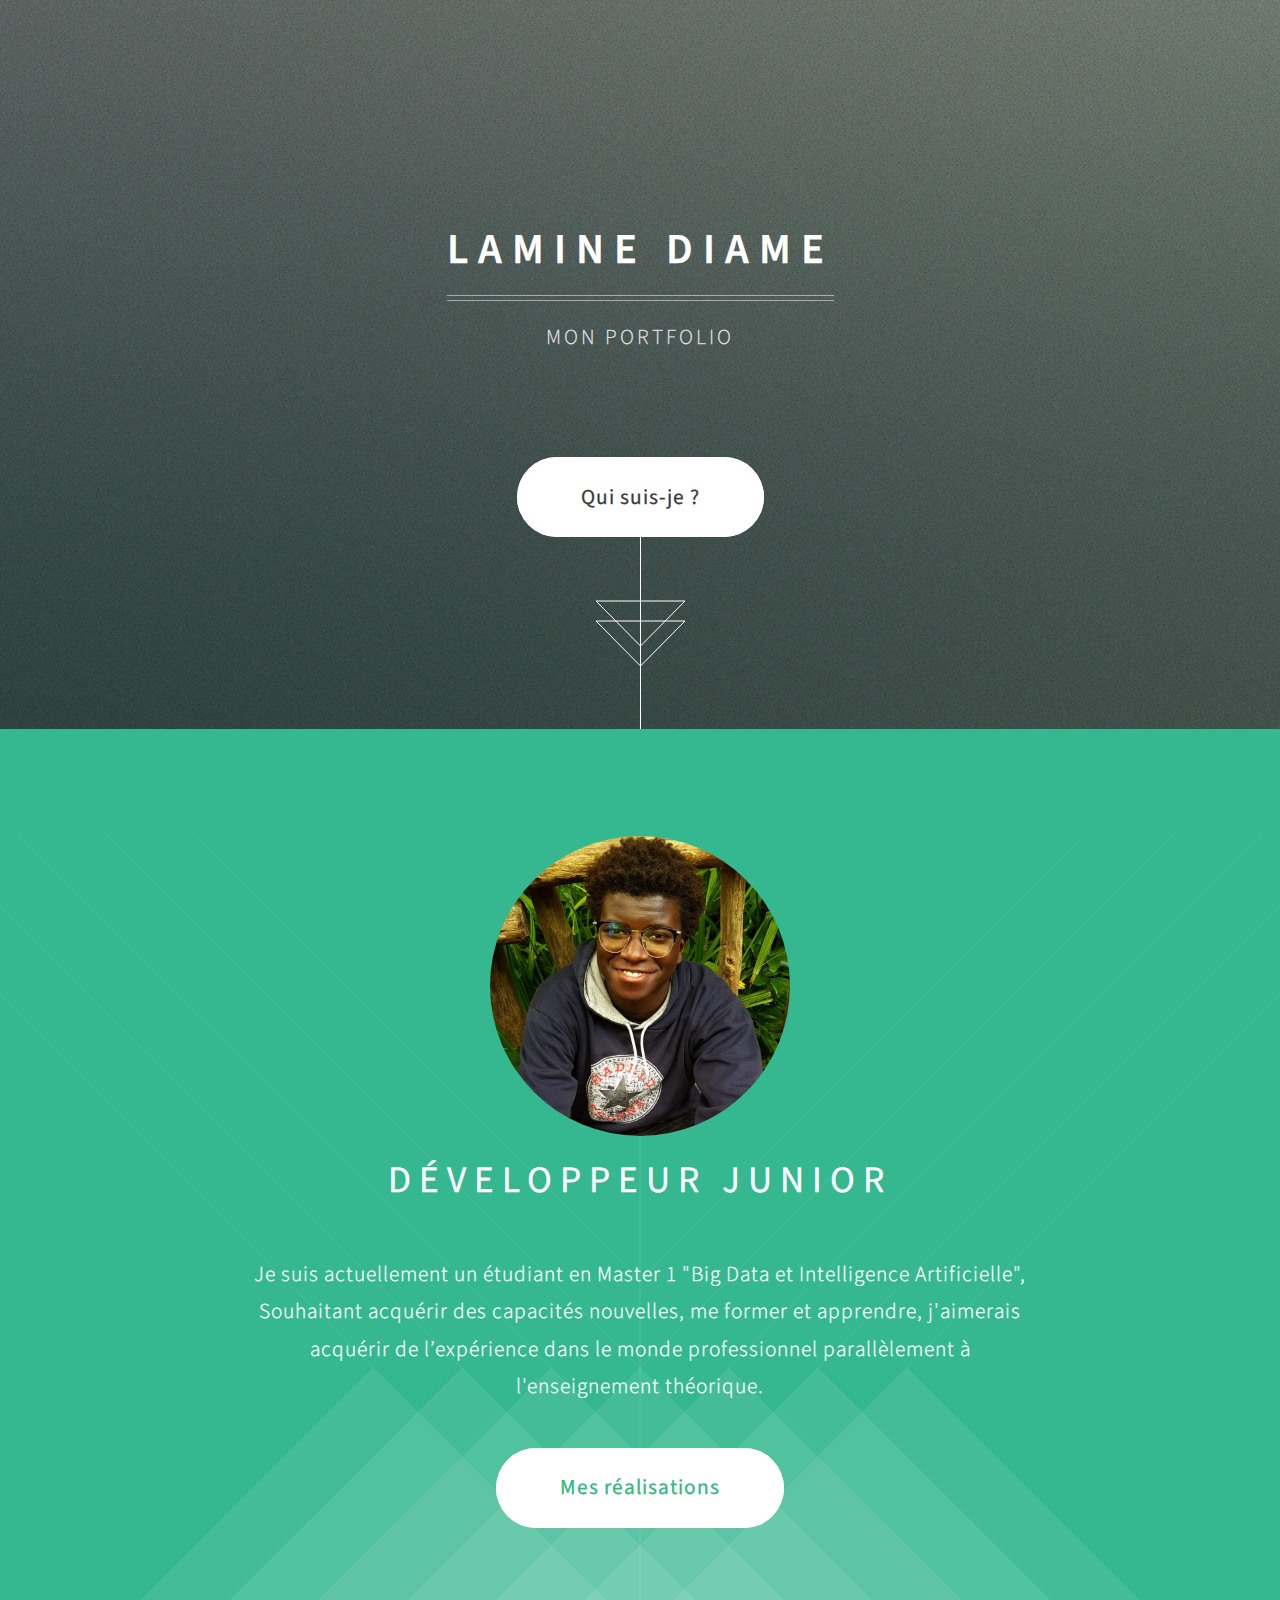
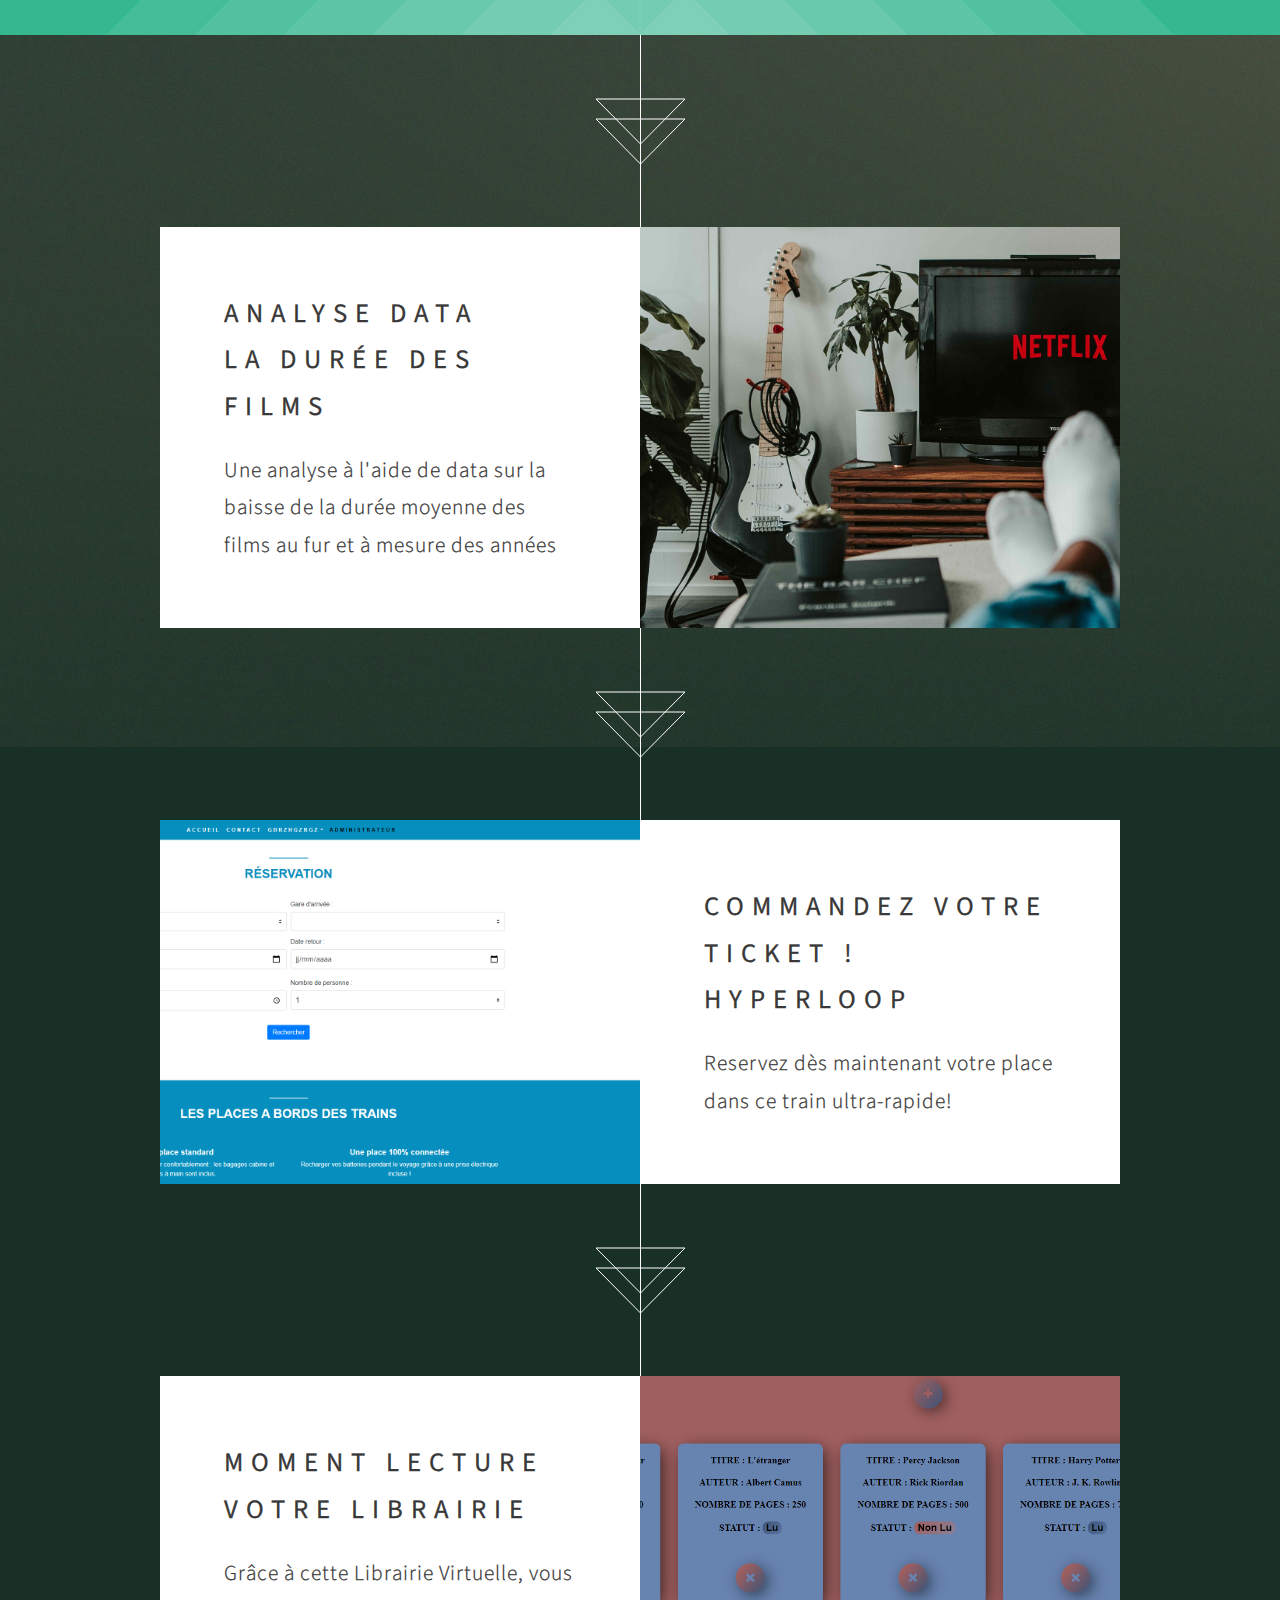
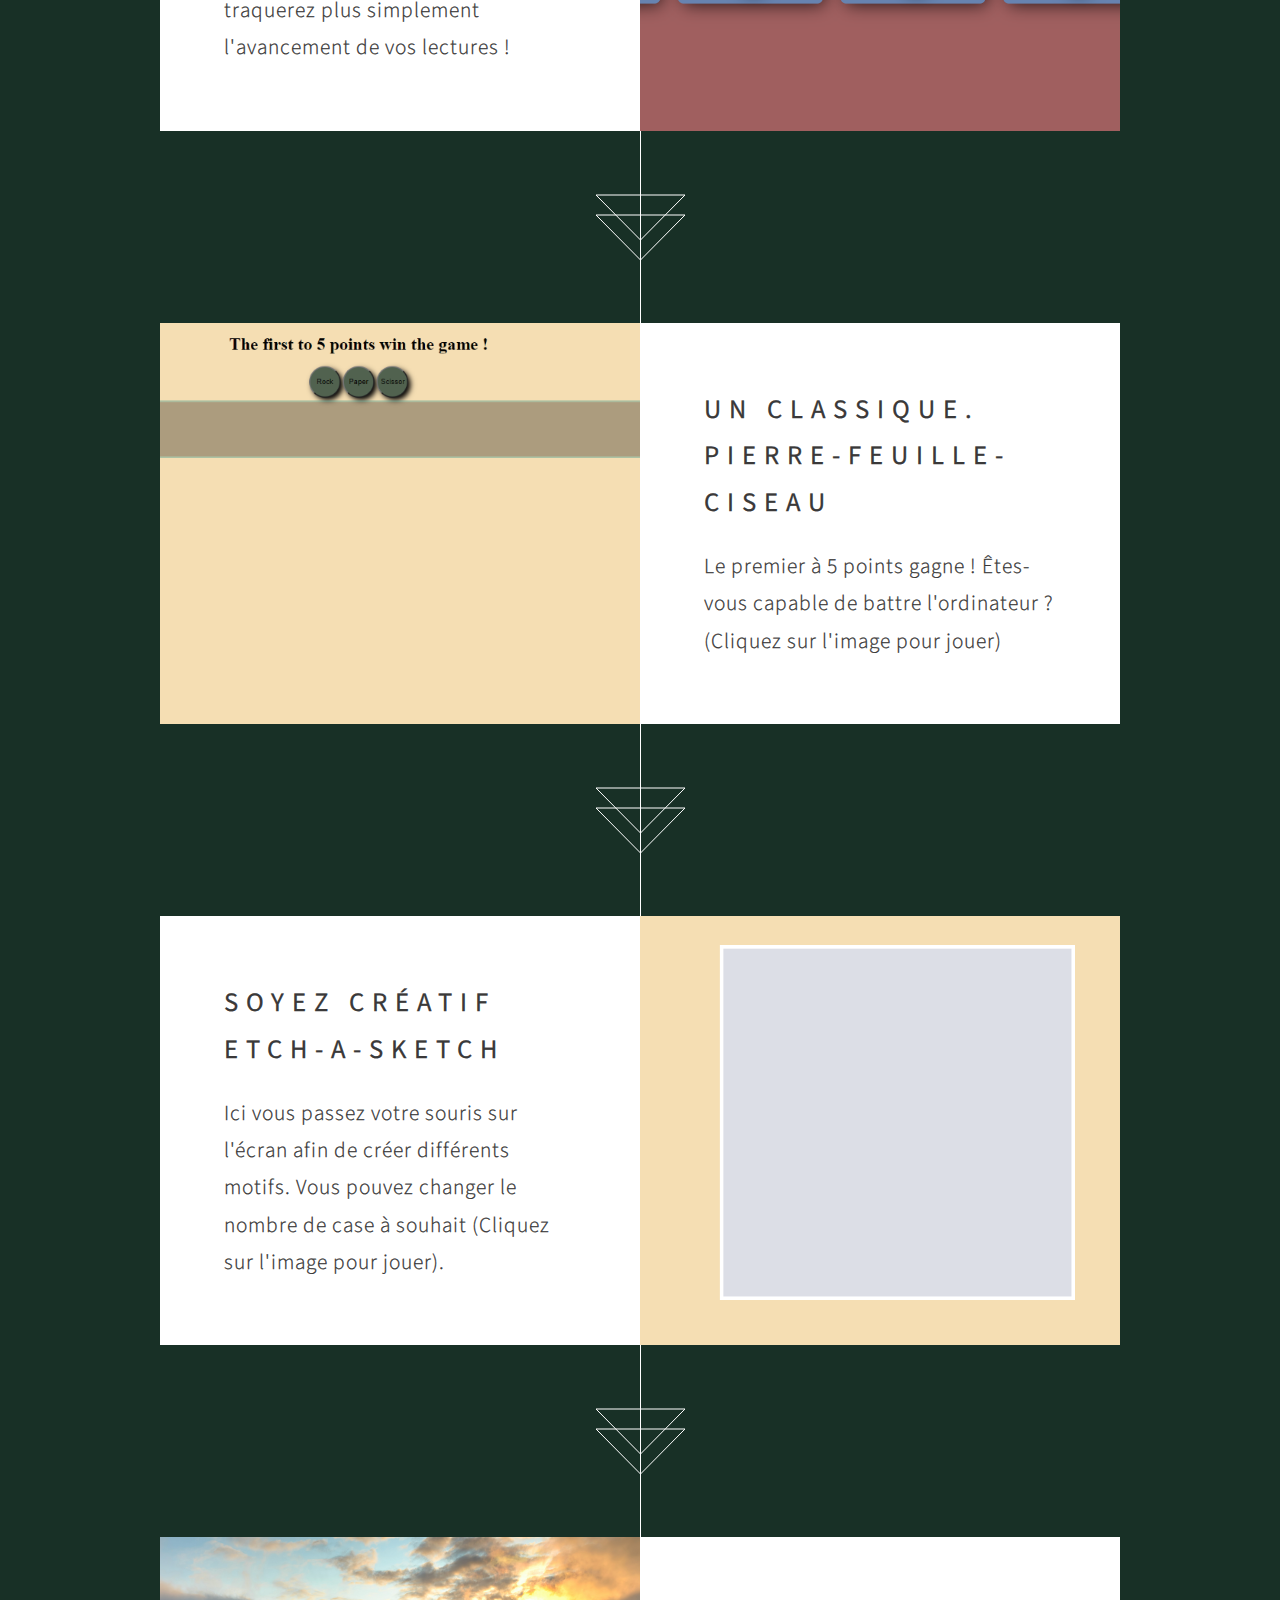
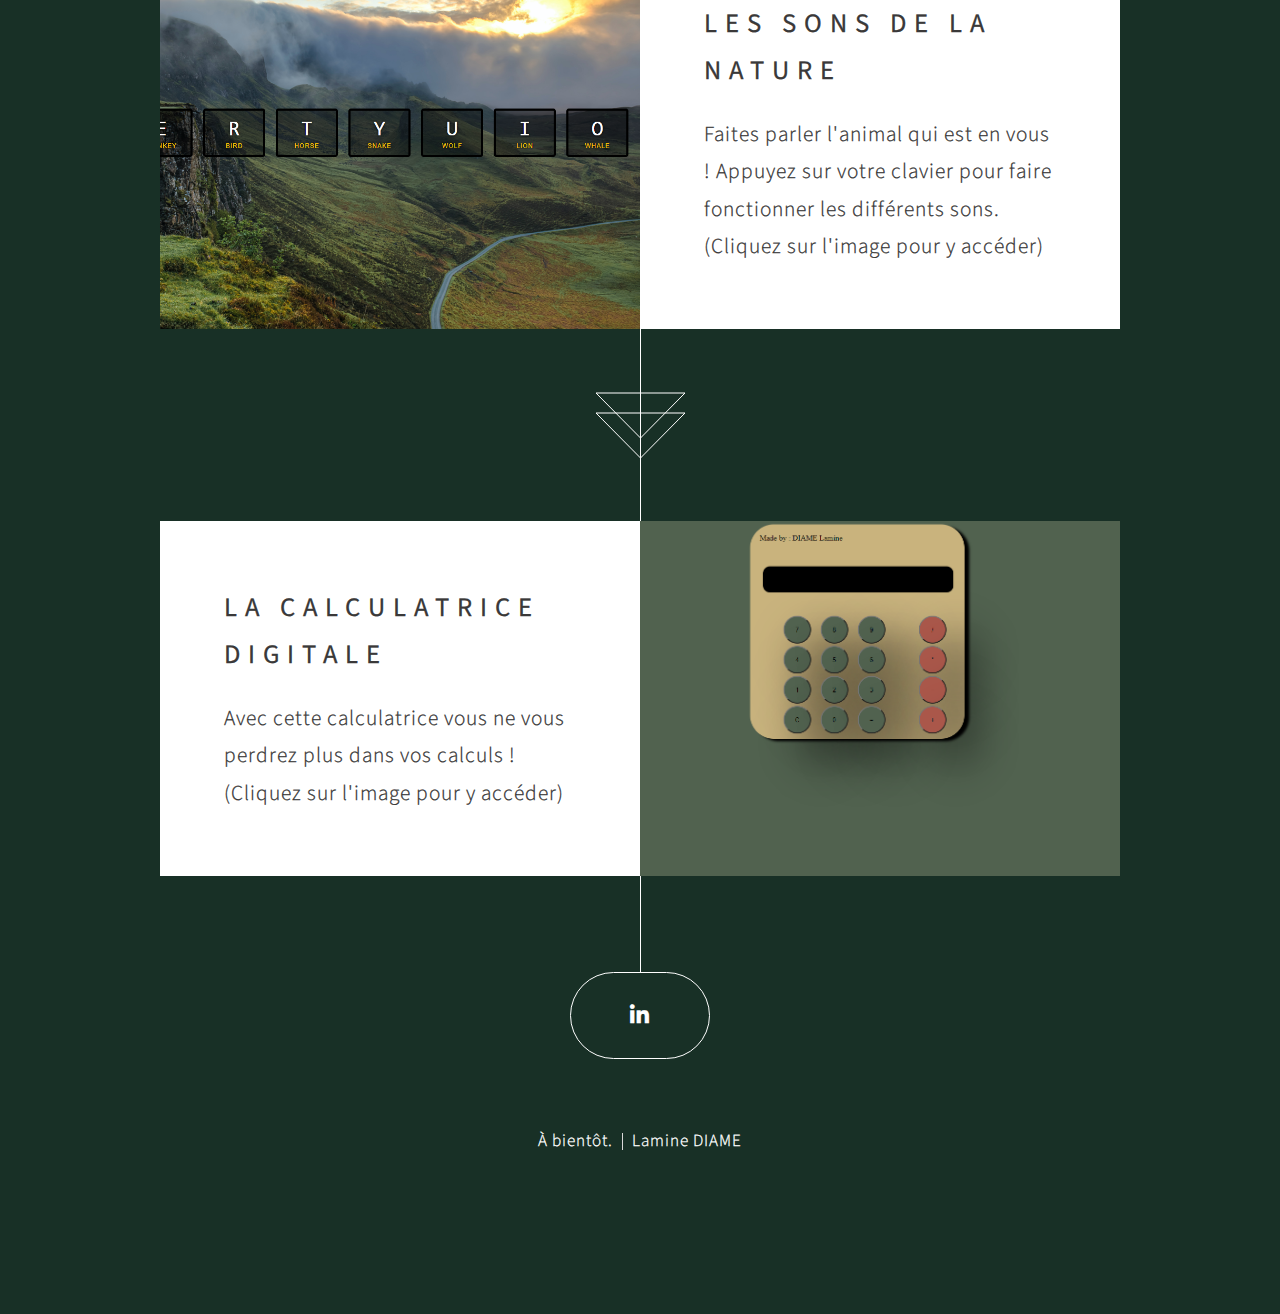
<file: index.html>
<!DOCTYPE HTML>

<html>
	<head>
		<!-- Global site tag (gtag.js) - Google Analytics -->
<script async src="https://www.googletagmanager.com/gtag/js?id=G-4CPZB2RRWS"></script>
<script>
  window.dataLayer = window.dataLayer || [];
  function gtag(){dataLayer.push(arguments);}
  gtag('js', new Date());

  gtag('config', 'G-4CPZB2RRWS');
</script>
		<title>Lamine DIAME</title>
		<meta charset="utf-8" />
		<meta name="viewport" content="width=device-width, initial-scale=1, user-scalable=no" />
		<link rel="stylesheet" href="assets/css/main.css" />
		<noscript><link rel="stylesheet" href="assets/css/noscript.css" /></noscript>
		<link rel="icon" type='image/jpeg'href="images/icon_district.jpg">
	</head>
	<body class="is-preload">

		<!-- Header -->
			<section id="header">
				<header>
					<h1>lamine diame</h1>
					<p>Mon Portfolio</p>
				</header>
				<footer>
					<a href="#banner" class="button style2 scrolly-middle">Qui suis-je ?</a>
				</footer>
			</section>

		<!-- Banner -->
			<section id="banner">
				<header>
					<img src="images/photo_me.jpg" alt=""  height="300px" id="photo_me"/>
					<h2>Développeur Junior</h2>
				</header>
				<p> Je suis  actuellement un étudiant en Master 1  "Big Data et Intelligence Artificielle", <br>
					 Souhaitant acquérir des capacités nouvelles, me former et apprendre, j'aimerais</br>
					acquérir de l’expérience dans le monde professionnel parallèlement à</br>
					l'enseignement théorique.</p>
				<footer>
					<a href="#first" class="button style2 scrolly">Mes réalisations</a>
				</footer>
			</section>
			<!-- Feature 2 -->
			<article class="container box style1 left">
				<a href="https://laminediame.github.io/Netflix_Data/" class="image fit"><img src="images/netflix.jpg" alt="" /></a>
				<div class="inner">
					<header>
						<h2> Analyse Data<br />
							La durée des films	</h2>
					</header>
					<p>Une analyse à l'aide de data sur la baisse de la durée moyenne des films au fur et à mesure des années</p>
				</div>
			</article>
		<!-- Feature 1 -->
		<article id="first" class="container box style1 right">
			<a href="http://hyperloop.42web.io/index.php" class="image fit"><img src="images/hyperloop.png" alt="" /></a>
			<div class="inner">
				<header>
					<h2> Commandez votre ticket !<br />
						hyperloop	</h2>
				</header>
				<p>Reservez dès maintenant votre place dans ce train ultra-rapide!</p>
			</div>
		</article>
		<!-- Feature 2 -->
			<article class="container box style1 left">
				<a href="Library/index.html" class="image fit"><img src="images/Library.png" alt="" /></a>
				<div class="inner">
					<header>
						<h2> Moment Lecture<br />
							Votre Librairie	</h2>
					</header>
					<p>Grâce à cette Librairie Virtuelle, vous traquerez plus simplement l'avancement de vos lectures !</p>
				</div>
			</article>
		<!-- Feature 1 -->
			<article  class="container box style1 right">
				<a href="rock_paper_scissor/index.html" class="image fit"><img src="images/rock.PNG" alt="" /></a>
				<div class="inner">
					<header>
						<h2>un classique. <br />
							Pierre-Feuille-Ciseau	</h2>
					</header>
					<p>Le premier à 5 points gagne ! Êtes-vous capable de battre l'ordinateur ? (Cliquez sur l'image pour jouer)</p>
				</div>
			</article>

		<!-- Feature 2 -->
			<article class="container box style1 left">
				<a href="Etch_a_Sketch/index.html" class="image fit"><img src="images/etch.PNG" alt="" /></a>
				<div class="inner">
					<header>
						<h2>Soyez créatif <br />
							 Etch-a-sketch	</h2>
					</header>
					<p>Ici vous passez votre souris sur l'écran afin de créer différents motifs. Vous pouvez changer le nombre de case à souhait (Cliquez sur l'image pour jouer).</p>
				</div>
			</article>
		<!-- Feature 4 -->
			<article id="first" class="container box style1 right">
				<a href="Nature/index.html" class="image fit"><img src="images/nature.PNG" alt="" /></a>
				<div class="inner">
					<header>
						<h2>Les sons de la nature<br />
						</h2>
					</header>
					<p>Faites parler l'animal qui est en vous ! Appuyez sur votre clavier pour faire fonctionner les différents sons. (Cliquez sur l'image pour y accéder)</p>
				</div>
			</article>

			<!-- Feature 4 -->
			<article class="container box style1 left">
				<a href="calculator/index.html" class="image fit"><img src="images/calculatrice.PNG" alt="" /></a>
				<div class="inner">
					<header>
						<h2>La calculatrice digitale<br />
						</h2>
					</header>
					<p>Avec cette calculatrice vous ne vous perdrez plus dans vos calculs ! (Cliquez sur l'image pour y accéder)</p>
				</div>
			</article>

		<!-- Contact -->
		<!--
			<article class="container box style3">
				<header>
					<h2>Nisl sed ultricies</h2>
					<p>Diam dignissim lectus eu ornare volutpat orci.</p>
				</header>
				<form method="post" action="#">
					<div class="row gtr-50">
						<div class="col-6 col-12-mobile"><input type="text" class="text" name="name" placeholder="Name" /></div>
						<div class="col-6 col-12-mobile"><input type="text" class="text" name="email" placeholder="Email" /></div>
						<div class="col-12">
							<textarea name="message" placeholder="Message"></textarea>
						</div>
						<div class="col-12">
							<ul class="actions">
								<li><input type="submit" value="Send Message" /></li>
							</ul>
						</div>
					</div>
				</form>
			</article>-->
		<section id="footer">
			<ul class="icons">
				<!-- <li><a href="#" class="icon brands fa-twitter"><span class="label">Twitter</span></a></li>
				<li><a href="#" class="icon brands fa-facebook-f"><span class="label">Facebook</span></a></li>
				<li><a href="#" class="icon brands fa-google-plus-g"><span class="label">Google+</span></a></li>
				<li><a href="#" class="icon brands fa-pinterest"><span class="label">Pinterest</span></a></li>
				<li><a href="#" class="icon brands fa-dribbble"><span class="label">Dribbble</span></a></li> -->
				<li><a href="https://www.linkedin.com/in/lamine-diame-06646b168/" class="icon brands fa-linkedin-in"><span class="label">LinkedIn</span></a></li>
			</ul>
			<div class="copyright">
				<ul class="menu">
					<li> À bientôt.</li><li>Lamine DIAME</a></li>
				</ul>
			</div>
		</section>

		<!-- Scripts -->
			<script src="assets/js/jquery.min.js"></script>
			<script src="assets/js/jquery.scrolly.min.js"></script>
			<script src="assets/js/jquery.poptrox.min.js"></script>
			<script src="assets/js/browser.min.js"></script>
			<script src="assets/js/breakpoints.min.js"></script>
			<script src="assets/js/util.js"></script>
			<script src="assets/js/main.js"></script>

	</body>
</html>
</file>
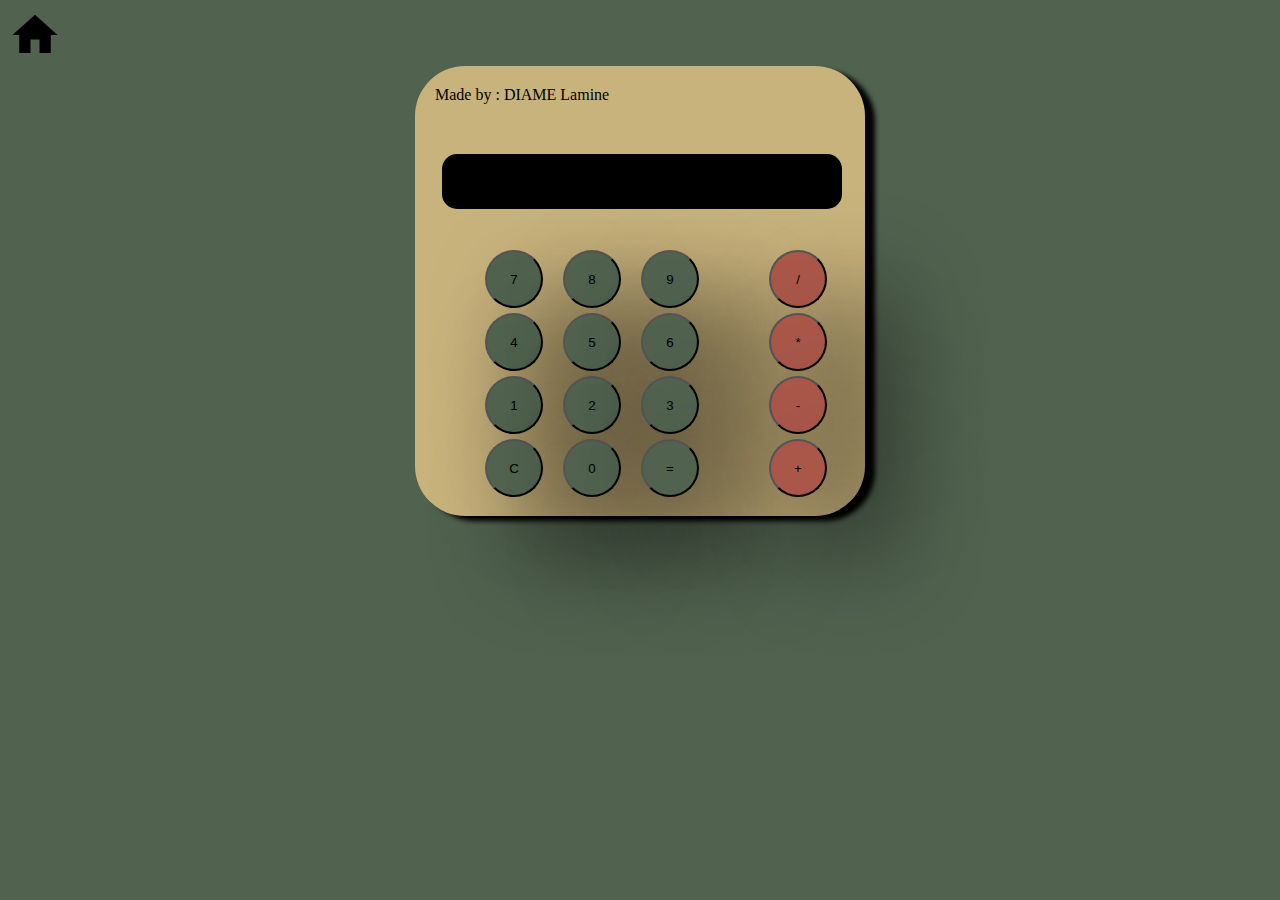
<file: calculator/index.html>
<!DOCTYPE html>
<html>
<head>
    <!-- Global site tag (gtag.js) - Google Analytics -->
<script async src="https://www.googletagmanager.com/gtag/js?id=G-4CPZB2RRWS"></script>
<script>
  window.dataLayer = window.dataLayer || [];
  function gtag(){dataLayer.push(arguments);}
  gtag('js', new Date());

  gtag('config', 'G-4CPZB2RRWS');
</script>
    <meta charset="UTF-8">
    <meta name="viewport" content="width=device-width, initial-scale=1.0">
    <title>Calculatrice</title>
    <link rel="stylesheet" type="text/css" href="style.css">
    <link rel="icon" type='image/jpeg'href="../images/icon_district.jpg">
</head>
<body>
    <a href="../index.html"><img src="../images/home_button.png" alt="home" id="home_button"></a>
    <div id='container'>
        <div id='calculatrice'>Made by : DIAME Lamine
            
            <div id ='display'><p id='displayinput'></p></p></div>
            <div id='keyboard'>
                <div class='numbers_div'>
                    <button class='number' id=7>7</button>
                    <button class='number' id=4>4</button>
                    <button class='number' id=1>1</button>
                    <button id='clear'>C</button>
                </div>
                <div class='numbers_div'>
                    <button class='number'id=8>8</button>
                    <button class='number'id=5>5</button>
                    <button class='number'id=2>2</button>
                    <button class='number'id=0>0</button>
                </div>
                <div class='numbers_div'>
                    <button class='number'id=9>9</button>
                    <button class='number'id=6>6</button>
                    <button class='number'id=3>3</button>
                    <button id='equal'>=</button>
                </div>
                <div id='operators_div' class='numbers_div'>
                    <button class='operator' id='divide'data-action="divide">/</button>
                    <button class='operator' id='multiply'data-action="multiply">*</button>
                    <button class='operator' id='substract'data-action="subtract">-</button>
                    <button class='operator' id='add'data-action="add">+</button>
                </div>
                
            
            </div>
            
                    
            
        </div>
    </div>

<script>
    const displayinput = document.querySelector('#displayinput');

const numberBtns = Array.from(document.querySelectorAll('.number'));
numberBtns.forEach(button => button.addEventListener("click", addToDisplay)); 

const operatorBtns = Array.from(document.querySelectorAll('.operator'));
operatorBtns.forEach(button => button.addEventListener("click", addToDisplay));


const clearBtn = document.querySelector('#clear');
clearBtn.addEventListener("click", clearDisplay);

const equalBtn = document.querySelector('#equal');
equalBtn.addEventListener("click", equals);


let operand1 = '';
let operand2 = '';
let operator = '';
let total = '';
let temp = '';
let lastButtonPushed;

    function add(a,b)
    {
        result = parseInt(a)+parseInt(b);
        return result;
    }

    function substract(a,b)
    {
        result = a-b;
        return result;
    }


    function multiply(a,b)
    {
        result = a * b ;
        return result;
    }


    function divide(a,b)
    {   
        result = a / b;
        return result;
    }

    
function addToDisplay(e){
    let button = (e.target.innerText);
    
    if (operator == '' && button >=0 && button <= 9|| button == ".")
    {
        displayinput.textContent += button;
    }
    else if (lastButtonPushed === operator)
    {
        if (button >=0 && button <= 9|| button == "."){
             displayinput.textContent = button; 
        }else {
            false;
        }
    }
    else if(button >=0 && button <= 9|| button == ".")
    {
        displayinput.textContent += button;
    }
    else if (button == '+' || button == '-' || button == '/' || button == '*')
    {
        
        if (operator == '')
        {
            operand1 = displayinput.textContent; console.log(operand1);
            operator = button; console.log(operator);
        }
        else if (operator !== '')
        {
            operand2 = displayinput.textContent; console.log(operand2);
            operate(operand1, operator, operand2); 
            operand1 = displayinput.textContent; console.log(operand1);
            operator = button; console.log(operator);
            temp = '';
            operand2 = temp;
        }  
    }
    lastButtonPushed = button;
}


function operate(num1, op, num2) {
    total = 0;
    switch(op) {
        case '+':
            total += add(num1, num2);
            displayinput.textContent = total;
            break;
        case '-':
            total += substract(num1, num2);
            displayinput.textContent = total;
            break;
        case '*':
            total += multiply(num1, num2);
            displayinput.textContent = total;
            break;
        case '/':
            if(num2 == '0') {
                displayinput.textContent =  `On ne peut pas diviser par 0.`;
                numberBtns.forEach(button => button.removeEventListener("click", addToDisplay));
                operatorBtns.forEach(button => button.removeEventListener("click", addToDisplay));
                
           }else {
                total += divide(num1, num2);
                displayinput.textContent = total;
           }
            
            break;
    }
    console.log(total);
}

 

function equals(){
    if (lastButtonPushed === operator){
        false;
    }else {
        operand2 = displayinput.textContent; console.log(operand2);
        operate(operand1, operator, operand2);
        operand1 = displayinput.textContent; console.log(operand1);
        operand2 = '';
        operator = '';
    }
    
}
function clearDisplay(){
    displayinput.textContent = " ";
    total = '';
    operand1 = '';
    operand2 = '';
    operator = '';
    temp = '0';
    numberBtns.forEach(button => button.addEventListener("click", addToDisplay));
    operatorBtns.forEach(button => button.addEventListener("click", addToDisplay));
}
 

</script>

</body>
</html>
</file>
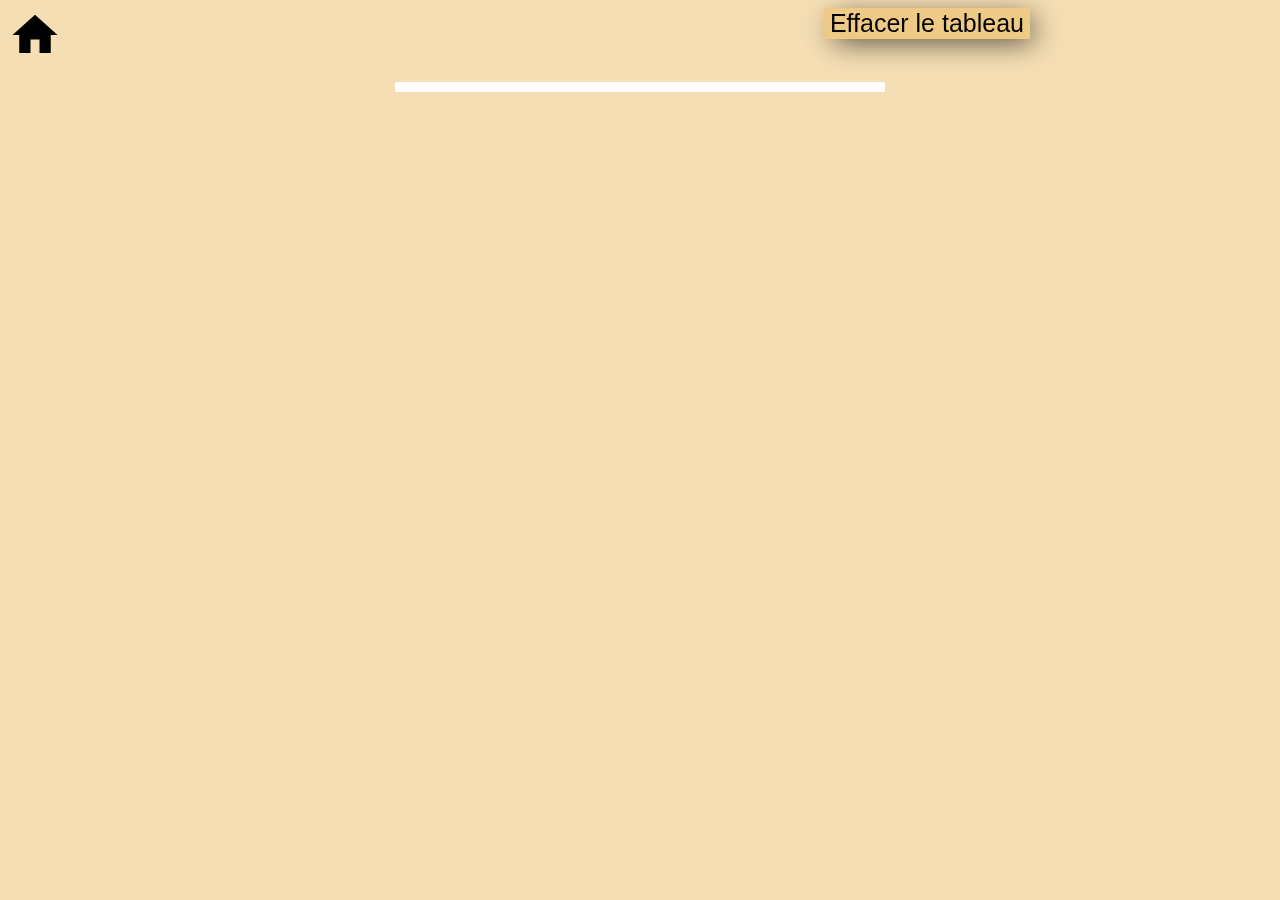
<file: Etch_a_Sketch/index.html>
<!DOCTYPE html>

<head>
    <!-- Global site tag (gtag.js) - Google Analytics -->
<script async src="https://www.googletagmanager.com/gtag/js?id=G-4CPZB2RRWS"></script>
<script>
  window.dataLayer = window.dataLayer || [];
  function gtag(){dataLayer.push(arguments);}
  gtag('js', new Date());

  gtag('config', 'G-4CPZB2RRWS');
</script>
    <meta charset="UTF-8">
    
    <title>Etch-a-Sketch</title>
    <link rel="stylesheet" type="text/css" href="style.css">
    <link rel="icon" type='image/jpeg'href="../images/icon_district.jpg">
</head>
<body>
    <a href="../index.html"><img src="../images/home_button.png" alt="home" id="home_button"></a>
    <button  id= button>Effacer le tableau</button>
    <div  id='container'></div>
    <script>
        const container = document.getElementById("container");

        function makeGrid(rows,cols)
            {
                for (let i = 0; i < rows; i++) 
                {
                    for (let j=0;j<cols;j++)
                    {   
                        let square = document.createElement('div');
                                        square.className = 'square';
                        container.appendChild(square);
                        let width = (1/cols) * 480;
                    let height = width;
                    //add css styles
                    square.style.cssText = `width: ${width}px; height: ${height}px; display: inline-block; background:#DCDEE6;`;
                        square.addEventListener('mouseenter',() => console.log('Mouse enter row'));
                        square.addEventListener("mouseover", func, false);

                        function func()
                        {   
                            square.style.background = 'black';
                        }
                    }
                }
            }
                    

            
                          
        function clear()
            {
                const btn = document.querySelector('button')
                btn.addEventListener('click', () =>
            {   
                window.location.reload();
            });
            }
            clear();            
            let newGrid = prompt('Veuillez saisir la taille de votre tableau ( 16 par exemple)');
            makeGrid(newGrid,newGrid);

      
    </script>
</body>
</html>
</file>
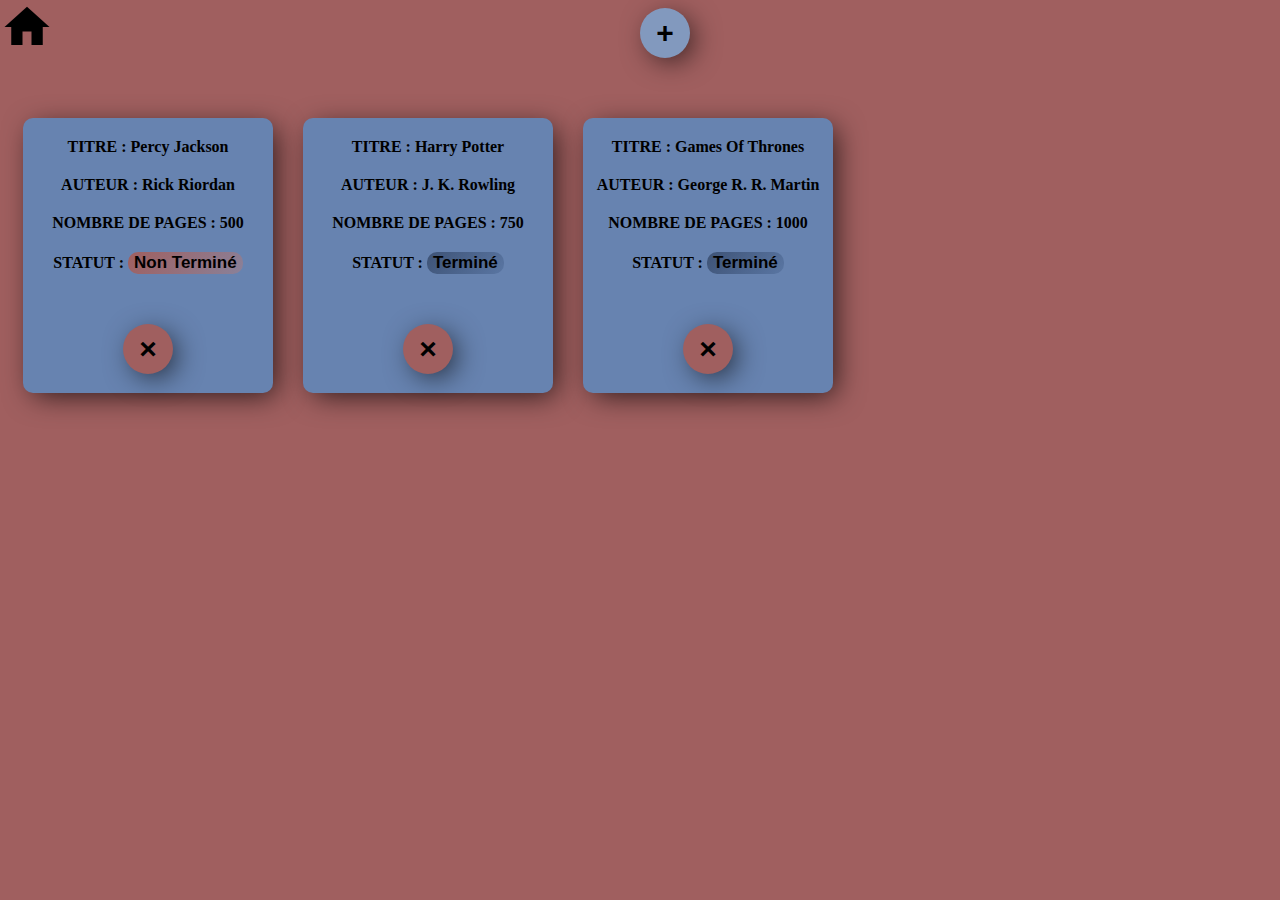
<file: Library/index.html>
<!DOCTYPE html>
<html lang="en">
<head>
    <!-- Global site tag (gtag.js) - Google Analytics -->
<script async src="https://www.googletagmanager.com/gtag/js?id=G-4CPZB2RRWS"></script>
<script>
  window.dataLayer = window.dataLayer || [];
  function gtag(){dataLayer.push(arguments);}
  gtag('js', new Date());

  gtag('config', 'G-4CPZB2RRWS');
</script>
    <meta charset="UTF-8">
    <meta name="viewport" content="width=device-width, initial-scale=1.0">
    <title>Librairie Virtuelle</title>
    <link rel="stylesheet" href="library.css">
    <link rel="icon" type='image/jpeg'href="../images/icon_district.jpg">
</head>
<body>
    <div id="form">
        <form action="" method="GET" name = "form1">
            <div id="formHeader">
                <input type="button" id="closeButton" value="&times" onclick="hideForm()">
            </div>
            <div id="formBody">   
                <div>                    
                    <input type="text" placeholder="Entrez le titre du livre :" name="title" id="title">
                </div>
                <div>                    
                    <input type="text" placeholder="Entrez le nom de l'auteur :" name="author" id="author">
                </div>
                <div>
                    <input type="text" placeholder="Entrez le nombre de pages :" name="nbrpages" id="nbrpages">
                </div>
                <div>
                    <label for="status">Où en êtes-vous ? : </label>
                    <select name="status" id="status">
                        <option value="Non Terminé">Non Terminé</option>
                        <option value="Terminé">Terminé</option>
                    </select>
                </div>
            </div>      
                <div id="formFooter">
                    <input type="button" value="&#10003" onclick="addBookToLibrary(),document.getElementById('title').value= '',document.getElementById('author').value= '',
                    document.getElementById('nbrpages').value= '',displayBooks(), hideForm()">
                </div>
               
        </form>
    </div>
    
    <a href="../index.html"><img src="../images/home_button.png" alt="home" id="home_button"></a>

    <div id="overlay" onclick="hideForm()"></div>
    
        <input type="button" value="+" id="buttonForm"onclick="displayForm()">
    
    <div id="container">    </div>
    <div id="bookContainer">    </div>
    <script src="library.js"></script>
</body>
</html>
</file>
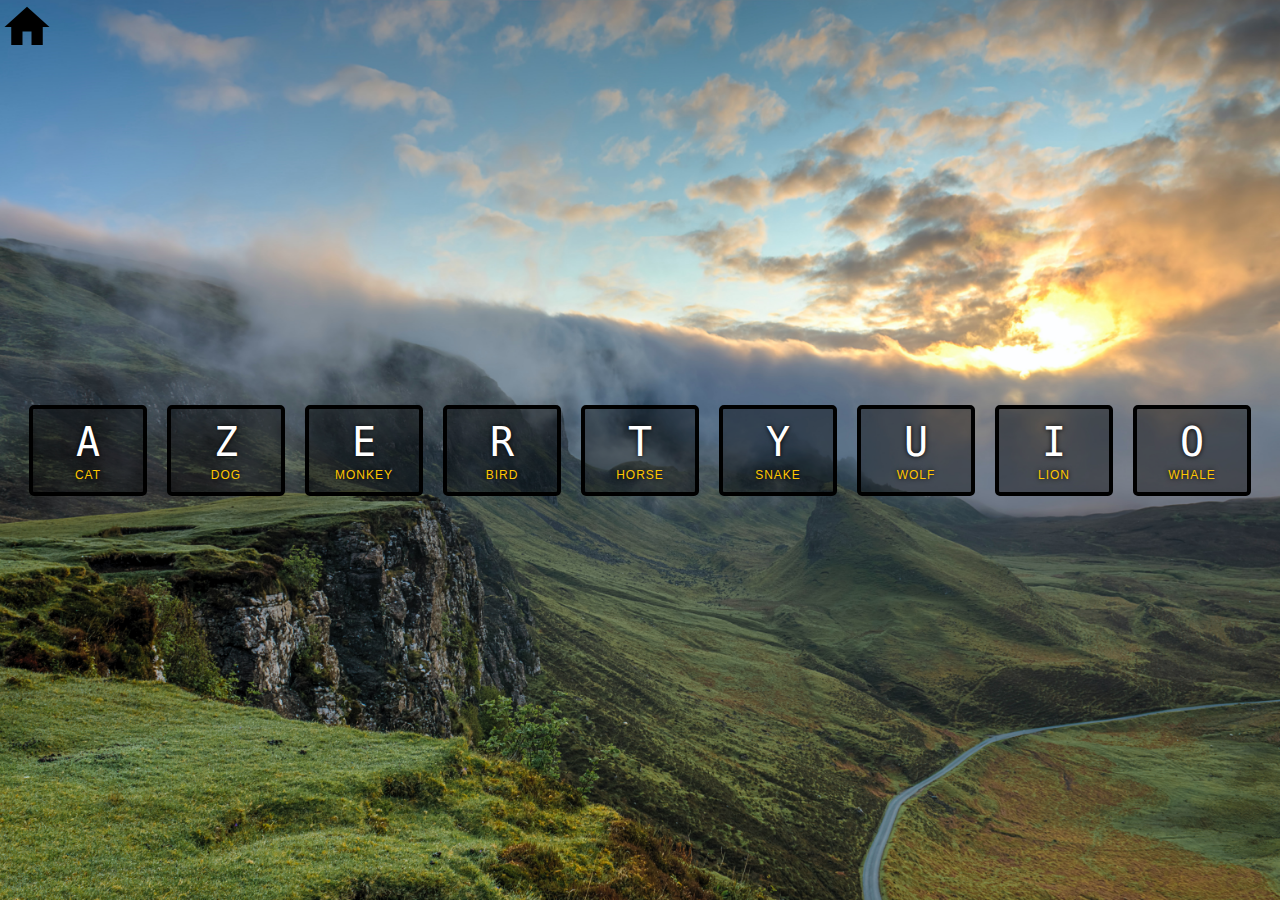
<file: Nature/index.html>
<!DOCTYPE html>
<html >
<head>
  <!-- Global site tag (gtag.js) - Google Analytics -->
<script async src="https://www.googletagmanager.com/gtag/js?id=G-4CPZB2RRWS"></script>
<script>
  window.dataLayer = window.dataLayer || [];
  function gtag(){dataLayer.push(arguments);}
  gtag('js', new Date());

  gtag('config', 'G-4CPZB2RRWS');
</script>
  <meta charset="UTF-8">
  <title>The Animals sounds</title>
  <link rel="stylesheet" href="style.css">
  <link rel="icon" type='image/jpeg'href="../images/icon_district.jpg">
</head>
<body>
  <a href="../index.html"><img src="../images/home_button.png" alt="home" id="home_button"></a>

  <div class="keys">
    <div data-key="65" class="key">
      <kbd>A</kbd>
      <span class="sound">cat</span>
    </div>
    <div data-key="90" class="key">
      <kbd>Z</kbd>
      <span class="sound">dog</span>
    </div>
    <div data-key="69" class="key">
      <kbd>E</kbd>
      <span class="sound">monkey</span>
    </div>
    <div data-key="82" class="key">
      <kbd>R</kbd>
      <span class="sound">bird</span>
    </div>
    <div data-key="84" class="key">
      <kbd>T</kbd>
      <span class="sound">horse</span>
    </div>
    <div data-key="89" class="key">
      <kbd>Y</kbd>
      <span class="sound">snake</span>
    </div>
    <div data-key="85" class="key">
      <kbd>U</kbd>
      <span class="sound">wolf</span>
    </div>
    <div data-key="73" class="key">
      <kbd>I</kbd>
      <span class="sound">lion</span>
    </div>
    <div data-key="79" class="key">
      <kbd>O</kbd>
      <span class="sound">whale</span>
    </div>
  </div>

  <audio data-key="65" src="sounds/cat.mp3"></audio>
  <audio data-key="90" src="sounds/dog.mp3"></audio>
  <audio data-key="69" src="sounds/monkey.mp3"></audio>
  <audio data-key="82" src="sounds/bird.wav"></audio>
  <audio data-key="84" src="sounds/horse.wav"></audio>
  <audio data-key="89" src="sounds/snake.mp3"></audio>
  <audio data-key="85" src="sounds/wolf.wav"></audio>
  <audio data-key="73" src="sounds/lion.flac"></audio>
  <audio data-key="79" src="sounds/whale.wav"></audio>

<script>
  function removeTransition(e) {
    if (e.propertyName !== 'transform') return;
    e.target.classList.remove('playing');
  }

  function playSound(e) {
    const audio = document.querySelector(`audio[data-key="${e.keyCode}"]`);
    const key = document.querySelector(`div[data-key="${e.keyCode}"]`);
    if (!audio) return;

    key.classList.add('playing');
    audio.currentTime = 0;
    audio.play();
  }

  const keys = Array.from(document.querySelectorAll('.key'));
  keys.forEach(key => key.addEventListener('transitionend', removeTransition));
  window.addEventListener('keydown', playSound);
</script>


</body>
</html>
</file>
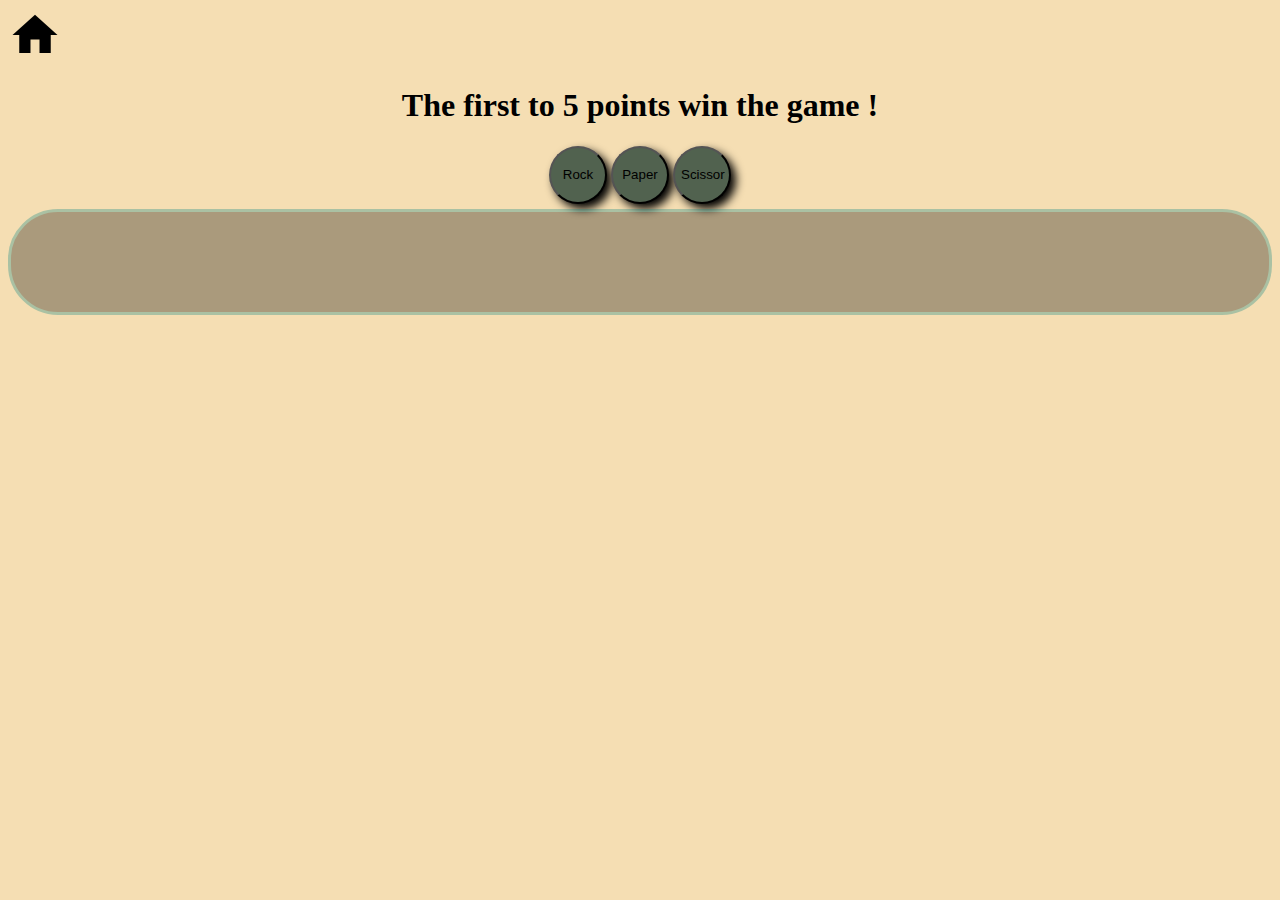
<file: rock_paper_scissor/index.html>
<!DOCTYPE html>
<html>
    <head>
        <!-- Global site tag (gtag.js) - Google Analytics -->
<script async src="https://www.googletagmanager.com/gtag/js?id=G-4CPZB2RRWS"></script>
<script>
  window.dataLayer = window.dataLayer || [];
  function gtag(){dataLayer.push(arguments);}
  gtag('js', new Date());

  gtag('config', 'G-4CPZB2RRWS');
</script>
        <meta charset="UTF-8">
        <link rel="stylesheet" type="text/css" href="style.css">
        <title>Rock Paper Scissor</title>
    </head>
    <body>
        <a href="../index.html"><img src="../images/home_button.png"  alt="home" id="home_button"></a>
            <h1>The first to 5 points win the game !</h1>
        <div id='bigcontainer'>
            <div id='container1'><button id='Rock' class='button'>Rock</button>
                <link rel="icon" type='image/jpeg'href="../images/icon_district.jpg">
                <button id='Paper' class='button'>Paper</button>
                <button id='Scissor' class='button'>Scissor</button>
            </div>
            <div id='container'>        
            </div>
     </div>
    <script>


            let playerScore = 0;
            let computerScore = 0;

        function computerPlay()
        {
        const computerDisponible = [
            "Rock",
            "Paper",
            "Scissor"
        ];
            
        var computerChoice = computerDisponible[Math.floor(Math.random()*computerDisponible.length)];

        return computerChoice;
        }

         function playRound(playerSelection, computerSelection)
        {              
            
            if (playerSelection == 'Rock' && computerSelection == 'Rock')
            {
               results = 'It\'s a draw ! Rock vs Rock';
               return results;
            } 
            else if (playerSelection == 'Rock' && computerSelection == 'Paper')
            {
               results = 'You lost ! Rock vs Paper';
               computerScore++;
               return results;
            }
            else if (playerSelection == 'Rock' && computerSelection == 'Scissor')
            {
               results = 'You won ! Rock vs Scissor';
               playerScore++;
               return results;
            } 
            else if (playerSelection == 'Paper' && computerSelection == 'Paper')
            {
               results = 'It\'s a draw ! Paper vs Paper ';
               return results;
            }
            else if (playerSelection == 'Paper' && computerSelection == 'Scissor')
            {
               results = 'You lost ! Paper vs Scissor';
               computerScore++;
               return results;
            }
            else if (playerSelection == 'Paper' && computerSelection == 'Rock')
            {
               results = 'You won ! Paper vs Rock';
               playerScore++;
               return results;
            }
            else if (playerSelection == 'Scissor' && computerSelection == 'Scissor')
            {
               results = 'It\'s a draw ! Scissor vs Scissor';
               return results;
            }
            else if (playerSelection == 'Scissor' && computerSelection == 'Rock')
            {
               results = 'You lost ! Scissor vs Rock';
               computerScore++;
               return results;
            }
            else if (playerSelection == 'Scissor' && computerSelection == 'Paper')
            {
               results = 'You won ! Scissor vs Paper';

               playerScore++;

               return results;
            }
            
        }

       

        let finalScore = function finalScore()
        {
            if(playerScore > computerScore)
            {
                console.log('You won')
            }else{
                console.log('The computer Won')
            }
        }
      
       
        let draw = document.createElement('p');
        draw.textContent =' It\'s a Draw !';
        let youWon = document.createElement('p');
        youWon.textContent = 'You won';

        let computerWon =document.createElement('p');
        computerWon.textContent = 'The computer won';

        let yourScore = document.createElement('p');
        

        let heScore = document.createElement('p');
        

      function game()
        {
           
           for(let i = 0; i < 5 ; i++)
            {
                if(playerScore == 5 && playerScore>computerScore)
                    {
                        container.textContent ='You won the game, the computer lost';
                    }
                    else if (computerScore == 5 && computerScore >playerScore)
                    {
                        container.textContent ='You lost the game, the computer won';
                    }
            }
                
            
                   
                     
                     
        }

        let Rock = document.querySelector('#Rock');
            Rock.addEventListener('click',() => {
                container.innerText = playRound('Rock',computerPlay());
                container.appendChild(yourScore);
                container.appendChild(heScore);
                yourScore.textContent = `'Your score is :' ${[playerScore]}`;
                heScore.textContent = `'The computer score is :' ${[computerScore]}`;
                results.textContent = `${results}`;
                game();
                
            });
            let Paper = document.querySelector('#Paper');
            Paper.addEventListener('click',() => {
                container.innerText = playRound('Paper',computerPlay());             // console.log(playRound('Paper',computerPlay())); 
                container.appendChild(yourScore);
                container.appendChild(heScore);
                yourScore.textContent = `'Your score is :' ${[playerScore]}`;
                heScore.textContent = `'The computer score is :' ${[computerScore]}`;
                game();
                
            });
            let Scissor = document.querySelector('#Scissor');
            Scissor.addEventListener('click',() => {
                container.innerText = playRound('Scissor',computerPlay());
                container.appendChild(yourScore);
                container.appendChild(heScore);
                yourScore.textContent = `'Your score is :' ${[playerScore]}`;
                heScore.textContent = `'The computer score is :' ${[computerScore]}`;
                game();
                
            });



                          
       
       // It ends here

    </script>

    </body>
</html>
</file>
<file: assets/css/noscript.css>
/*
	Overflow by HTML5 UP
	html5up.net | @ajlkn
	Free for personal and commercial use under the CCA 3.0 license (html5up.net/license)
*/

/* Header */

	body.is-preload #header {
		opacity: 1;
	}

		body.is-preload #header footer {
			-moz-transform: none;
			-webkit-transform: none;
			-ms-transform: none;
			transform: none;
			opacity: 1;
		}
</file>
<file: calculator/style.css>
#container
{
    width: 450px;
    height: 450px;
    background-color: #c9b37d;
    margin: auto; 
    border-radius: 50px;  
    box-shadow: 10px 5px 5px black;

}
#calculatrice
{
    padding: 20px;
}

#keyboard {
    position: absolute;
    margin: auto;
    height: 350px;
    top: 250px;
    display: flex;    
    padding-right : 500px;
    padding-left: 50px;
}
.numbers_div
{
    display: flex;
    flex-direction: column;
    padding-right: 20px;
}
button
{
    height: 58px;
    width: 58px;;
    margin-bottom: 5px;
    border-radius: 100px;
    background-color: #51624F;
    box-shadow: 50px 50px 100px black;
}

#operators_div
{
    padding-left: 50px;
}
.operator
{
    background-color: #aa574a ;
}


#display
{ 
    height: 55px;
    width: 400px;
    background-color: black;
    color: white;
    text-align: right;
    position: absolute;
    margin-left: 7px;   
    margin-top: 50px;; 
    border-radius: 15px;
}
#displayinput.p
{
    position :relative;    
}
body
{
    background-color: #51624F;
}
</file>
<file: Etch_a_Sketch/style.css>
/*
Etch-A-Sketch panel
*/
#container {
    width: 480px;;
    margin: 20px auto;
    border: 5px solid white;
}
body {
    line-height: 0;
    background: #f5deb3;
}

/* #home_button
{
    position: fixed;
top:0;
left: 0;
} */
#button
{
    cursor: pointer;
    position:fixed;
    right :250px;
    font-size: 25px;
    background-color: #EFCA86;
    box-shadow: 6px 6px 29px -4px rgba(0,0,0,0.75);
    border: none;
    border: 15px;

}
</file>
<file: Library/library.css>
html
{
    height: 100%;
    background: #A05F5F;
}

#form
{
    position: fixed;
    top: 50%;
    left: 50%;
    transform: translate(-50%, -50%) scale(0);
    transition: 750ms cubic-bezier(.27,.02,.66,1.65);
    border : 1px solid black;
    border-radius: 10px;
    z-index: 10;
    background: #A05F5F;
    width: 500px;
    height: 500px;
    max-width: 80%;    
    font-weight: bold;
    box-shadow: 6px 6px 29px -4px rgba(0,0,0,0.75);
}

#form.active
{
    transform: translate(-50%, -50%) scale(1);  
}

#formHeader
{
 text-align: right;
}

#formBody
{
    padding-top:15%;
    font-size: 20px;
}

#formBody input
{
    font-size: 20px;
}
#formBody div
{
display:flex;
justify-content: center;
max-width: 99%;

}

#formFooter
{
    text-align: center;
}

#formFooter input
{
    margin-top: 40px;
    cursor: pointer;
    border: none;
    outline: none;
    border-radius: 50%;
    font-size: 30px;
    height: 50px;
    width: 50px;
    font-weight: bold;
    color: black;
    transition: 500ms ;
    background: #4E6A96;
    text-align: center;
    box-shadow: 6px 6px 29px -4px rgba(0,0,0,0.75);
}

input
{
    border-radius: 5px;
    box-shadow: 6px 6px 29px -4px rgba(0,0,0,0.75);
}
select
{
    border-radius: 5px;
    box-shadow: 6px 6px 29px -4px rgba(0,0,0,0.75);
    width: 100px;
}

#formFooter input:hover
{
    box-shadow: 0px 0px 6px 5px  rgba(0,0,0,0.75);
}
#formBody div
{
    margin-top: 35px;
}
#form #closeButton
{
    cursor: pointer;
    border: none;
    outline: none;
    background: none;
    font-size: 30px;
    height: 35px;
    width: 35px;
    font-weight: bold;
}
#overlay
{
    position: fixed;
    opacity: 0;
    transition: 250ms ease-in-out;
    top: 0;
    right: 0;
    left: 0;
    bottom: 0;
    background: rgb(0,0,0,.5);
    pointer-events: none;
}

#overlay.active
{
    opacity: 1;
    pointer-events: all;
}
#bookContainer
{
    height: 100%;
    display: flex;
    flex-flow: row wrap;
    transition: 250ms  ease-in-out;

}

.bookCard
{
    border-radius: 10px;
    background: #6783B0;
    width: 250px;
    max-width: 250px;
    height: 275px;
    font-weight: bold;
    text-align: center ;
    margin: 10px 15px;
    box-shadow: 6px 6px 29px -4px rgba(0,0,0,0.75);
}

.innerCard
{
    padding-top: 20px;
}
.statusCard
{
    border : none;
    border-radius: 10px;
    margin-top: 20px;
    cursor: pointer;
    outline: none;
    background: none;
    font-size: 17px;
    font-weight: bold;
}
.cardStatusLu
{
    background: linear-gradient(130deg, rgba(62,83,118,1) 0%, rgba(79,107,152,0.5493827160493827) 100%);
}
.cardStatusNonLu
{
    background: linear-gradient(130deg, rgba(160,95,95,1) 0%, rgba(179,127,127,0.45524691358024694) 100%);
}
.closeButton
{
    margin-top: 50px;
    cursor: pointer;
    border: none;
    outline: none;
    margin-bottom: 50px;
    border-radius: 50%;
    font-size: 30px;
    height: 50px;
    width: 50px;
    font-weight: bold;
    color: black;
    transition: 500ms ;
    background: #A05F5F;
    color: black ;
    text-align: center;
    box-shadow: 6px 6px 29px -4px rgba(0,0,0,0.75);
}

.closeButton:hover
{
    box-shadow: 0px 0px 6px 5px  rgba(0,0,0,0.75);
    color: black;
}

#buttonForm
{
    cursor: pointer;
    border: none;
    outline: none;
    margin-left: 50%;
    margin-bottom: 50px;
    border-radius: 50%;
    font-size: 30px;
    height: 50px;
    width: 50px;
    font-weight: bold;
    color: black;
    background: #8299BE;
    color: black;
    transition: 500ms ;
    box-shadow: 6px 6px 29px -4px rgba(0,0,0,0.75);

}

#buttonForm:hover
{
    background: #653C3C;
    color : black;
}

#home_button
{
    position: fixed;
top:0;
left: 0;
}
</file>
<file: Nature/style.css>
html {
  font-size: 10px;
  background: url('background.jpg') bottom center;
  background-size: cover;
}

body,html {
  margin: 0;
  padding: 0;
  font-family: sans-serif;
}

.keys {
  display: flex;
  flex: 1;
  min-height: 100vh;
  align-items: center;
  justify-content: center;
}

.key {
  border: .4rem solid black;
  border-radius: .5rem;
  margin: 1rem;
  font-size: 1.5rem;
  padding: 1rem .5rem;
  transition: all .07s ease;
  width: 10rem;
  text-align: center;
  color: white;
  background: rgba(0,0,0,0.4);
  text-shadow: 0 0 .5rem black;
}

.playing {
  transform: scale(1.1);
  border-color: #ffc600;
  box-shadow: 0 0 1rem #ffc600;
}

kbd {
  display: block;
  font-size: 4rem;
}

.sound {
  font-size: 1.2rem;
  text-transform: uppercase;
  letter-spacing: .1rem;
  color: #ffc600;
}
#home_button
{
    position: fixed;
top:0;
left: 0;
}
</file>
<file: rock_paper_scissor/style.css>
body{
    
 background-color:wheat;
}

button
{
    height: 58px;
    width: 58px;;
    margin-bottom: 5px;
    border-radius: 100px;
    background-color: #51624F;
    box-shadow: 5px 5px 10px black;

}

#bigcontainer
{
    text-align: center;
}
#container
{
    background-color: black;
    opacity: 0.3;
    border-radius: 50px;
    height: 100px; 
    border: solid 3px teal ;
    color: white;   
    text-align: center;
}

#container.p
{
    margin-top: 50px;
    text-align: center;
}
h1{
    text-align: center;
}
</file>
<file: assets/css/main.css>
@import url("https://fonts.googleapis.com/css?family=Source+Sans+Pro:300,300italic,400,600");
@import url("fontawesome-all.min.css");

/*
	Overflow by HTML5 UP
	html5up.net | @ajlkn
	Free for personal and commercial use under the CCA 3.0 license (html5up.net/license)
*/

html, body, div, span, applet, object,
iframe, h1, h2, h3, h4, h5, h6, p, blockquote,
pre, a, abbr, acronym, address, big, cite,
code, del, dfn, em, img, ins, kbd, q, s, samp,
small, strike, strong, sub, sup, tt, var, b,
u, i, center, dl, dt, dd, ol, ul, li, fieldset,
form, label, legend, table, caption, tbody,
tfoot, thead, tr, th, td, article, aside,
canvas, details, embed, figure, figcaption,
footer, header, hgroup, menu, nav, output, ruby,
section, summary, time, mark, audio, video {
	margin: 0;
	padding: 0;
	border: 0;
	font-size: 100%;
	font: inherit;
	vertical-align: baseline;}

article, aside, details, figcaption, figure,
footer, header, hgroup, menu, nav, section {
	display: block;}

body {
	line-height: 1;
}

ol, ul {
	list-style: none;
}

blockquote, q {
	quotes: none;
}

	blockquote:before, blockquote:after, q:before, q:after {
		content: '';
		content: none;
	}

table {
	border-collapse: collapse;
	border-spacing: 0;
}

body {
	-webkit-text-size-adjust: none;
}

mark {
	background-color: transparent;
	color: inherit;
}

input::-moz-focus-inner {
	border: 0;
	padding: 0;
}

input, select, textarea {
	-moz-appearance: none;
	-webkit-appearance: none;
	-ms-appearance: none;
	appearance: none;
}

/* Basic */

	html {
		box-sizing: border-box;
	}

	*, *:before, *:after {
		box-sizing: inherit;
	}

	body {
		background-color: #183026;
		background-image: url("images/overlay.png"), url("../../images/bg.jpg");
		background-repeat: repeat, no-repeat;
		background-size: auto, cover;
		background-position: top left, center 0;
		background-attachment: fixed, fixed;
		font-family: 'Source Sans Pro', sans-serif;
		font-size: 18pt;
		line-height: 1.75em;
		font-weight: 300;
		letter-spacing: 1px;
		color: #3a3939;
		text-shadow: 0 0 0.5px rgba(58, 57, 57, 0.25);
		-webkit-text-stroke: 0.25px;
	}

		body.is-scroll {
			background-attachment: scroll, scroll;
			background-size: auto, 100% auto;
		}

		body.is-preload *, body.is-preload *:before, body.is-preload *:after {
			-moz-animation: none !important;
			-webkit-animation: none !important;
			-ms-animation: none !important;
			animation: none !important;
			-moz-transition: none !important;
			-webkit-transition: none !important;
			-ms-transition: none !important;
			transition: none !important;
		}

	input, textarea, select {
		font-family: 'Source Sans Pro', sans-serif;
		font-size: 18pt;
		line-height: 1.75em;
		font-weight: 300;
		letter-spacing: 1px;
		color: #3a3939;
		text-shadow: 0 0 0.5px rgba(58, 57, 57, 0.25);
		-webkit-text-stroke: 0.25px;
	}

	h1, h2, h3, h4, h5, h6 {
		font-weight: 400;
		text-transform: uppercase;
		line-height: 1.75em;
	}

	h1 a, h2 a, h3 a, h4 a, h5 a, h6 a {
		color: inherit;
		text-decoration: none;
	}

	h2 {
		font-size: 1.25em;
		letter-spacing: 8px;
	}

	h3 {
		font-size: 1em;
		letter-spacing: 5px;
	}

	strong, b {
		font-weight: 400;
	}

	em, i {
		font-style: italic;
	}

	a {
		-moz-transition: border-color 0.35s ease-in-out, color 0.35s ease-in-out;
		-webkit-transition: border-color 0.35s ease-in-out, color 0.35s ease-in-out;
		-ms-transition: border-color 0.35s ease-in-out, color 0.35s ease-in-out;
		transition: border-color 0.35s ease-in-out, color 0.35s ease-in-out;
		color: #35b88f;
		text-shadow: 0 0 0.5px rgba(53, 184, 143, 0.25);
		text-decoration: none;
		border-bottom: dotted 1px rgba(53, 184, 143, 0.5);
	}

		a:hover {
			border-bottom-color: rgba(53, 184, 143, 0);
		}

	sub {
		position: relative;
		top: 0.5em;
		font-size: 0.8em;
	}

	sup {
		position: relative;
		top: -0.5em;
		font-size: 0.8em;
	}

	hr {
		border: 0;
		border-top: solid 1px #dad9d9;
		margin: 2em 0 2em 0;
	}

	blockquote {
		border-left: solid 0.5em #eae9e9;
		padding: 1em 0 1em 2em;
		font-style: italic;
	}

	p, ul, ol, dl, table {
		margin-bottom: 1em;
	}

	header {
		margin-bottom: 1em;
	}

		header p {
			display: block;
			margin: 0.5em 0 0 0;
			padding: 0 0 1.5em 0;
		}

	footer {
		margin-top: 1em;
	}

	br.clear {
		clear: both;
	}

/* Container */

	.container {
		margin: 0 auto;
		max-width: 100%;
		width: 1140px;
	}

		@media screen and (max-width: 1680px) {

			.container {
				width: 960px;
			}

		}

		@media screen and (max-width: 1080px) {

			.container {
				width: 95%;
			}

		}

/* Row */

	.row {
		display: flex;
		flex-wrap: wrap;
		box-sizing: border-box;
		align-items: stretch;
	}

		.row > * {
			box-sizing: border-box;
		}

		.row.gtr-uniform > * > :last-child {
			margin-bottom: 0;
		}

		.row.aln-left {
			justify-content: flex-start;
		}

		.row.aln-center {
			justify-content: center;
		}

		.row.aln-right {
			justify-content: flex-end;
		}

		.row.aln-top {
			align-items: flex-start;
		}

		.row.aln-middle {
			align-items: center;
		}

		.row.aln-bottom {
			align-items: flex-end;
		}

		.row > .imp {
			order: -1;
		}

		.row > .col-1 {
			width: 8.33333%;
		}

		.row > .off-1 {
			margin-left: 8.33333%;
		}

		.row > .col-2 {
			width: 16.66667%;
		}

		.row > .off-2 {
			margin-left: 16.66667%;
		}

		.row > .col-3 {
			width: 25%;
		}

		.row > .off-3 {
			margin-left: 25%;
		}

		.row > .col-4 {
			width: 33.33333%;
		}

		.row > .off-4 {
			margin-left: 33.33333%;
		}

		.row > .col-5 {
			width: 41.66667%;
		}

		.row > .off-5 {
			margin-left: 41.66667%;
		}

		.row > .col-6 {
			width: 50%;
		}

		.row > .off-6 {
			margin-left: 50%;
		}

		.row > .col-7 {
			width: 58.33333%;
		}

		.row > .off-7 {
			margin-left: 58.33333%;
		}

		.row > .col-8 {
			width: 66.66667%;
		}

		.row > .off-8 {
			margin-left: 66.66667%;
		}

		.row > .col-9 {
			width: 75%;
		}

		.row > .off-9 {
			margin-left: 75%;
		}

		.row > .col-10 {
			width: 83.33333%;
		}

		.row > .off-10 {
			margin-left: 83.33333%;
		}

		.row > .col-11 {
			width: 91.66667%;
		}

		.row > .off-11 {
			margin-left: 91.66667%;
		}

		.row > .col-12 {
			width: 100%;
		}

		.row > .off-12 {
			margin-left: 100%;
		}

		.row.gtr-0 {
			margin-top: 0px;
			margin-left: 0px;
		}

			.row.gtr-0 > * {
				padding: 0px 0 0 0px;
			}

			.row.gtr-0.gtr-uniform {
				margin-top: 0px;
			}

				.row.gtr-0.gtr-uniform > * {
					padding-top: 0px;
				}

		.row.gtr-25 {
			margin-top: -10px;
			margin-left: -10px;
		}

			.row.gtr-25 > * {
				padding: 10px 0 0 10px;
			}

			.row.gtr-25.gtr-uniform {
				margin-top: -10px;
			}

				.row.gtr-25.gtr-uniform > * {
					padding-top: 10px;
				}

		.row.gtr-50 {
			margin-top: -20px;
			margin-left: -20px;
		}

			.row.gtr-50 > * {
				padding: 20px 0 0 20px;
			}

			.row.gtr-50.gtr-uniform {
				margin-top: -20px;
			}

				.row.gtr-50.gtr-uniform > * {
					padding-top: 20px;
				}

		.row {
			margin-top: -40px;
			margin-left: -40px;
		}

			.row > * {
				padding: 40px 0 0 40px;
			}

			.row.gtr-uniform {
				margin-top: -40px;
			}

				.row.gtr-uniform > * {
					padding-top: 40px;
				}

		.row.gtr-150 {
			margin-top: -60px;
			margin-left: -60px;
		}

			.row.gtr-150 > * {
				padding: 60px 0 0 60px;
			}

			.row.gtr-150.gtr-uniform {
				margin-top: -60px;
			}

				.row.gtr-150.gtr-uniform > * {
					padding-top: 60px;
				}

		.row.gtr-200 {
			margin-top: -80px;
			margin-left: -80px;
		}

			.row.gtr-200 > * {
				padding: 80px 0 0 80px;
			}

			.row.gtr-200.gtr-uniform {
				margin-top: -80px;
			}

				.row.gtr-200.gtr-uniform > * {
					padding-top: 80px;
				}

		@media screen and (max-width: 1680px) {

			.row {
				display: flex;
				flex-wrap: wrap;
				box-sizing: border-box;
				align-items: stretch;
			}

				.row > * {
					box-sizing: border-box;
				}

				.row.gtr-uniform > * > :last-child {
					margin-bottom: 0;
				}

				.row.aln-left {
					justify-content: flex-start;
				}

				.row.aln-center {
					justify-content: center;
				}

				.row.aln-right {
					justify-content: flex-end;
				}

				.row.aln-top {
					align-items: flex-start;
				}

				.row.aln-middle {
					align-items: center;
				}

				.row.aln-bottom {
					align-items: flex-end;
				}

				.row > .imp-wide {
					order: -1;
				}

				.row > .col-1-wide {
					width: 8.33333%;
				}

				.row > .off-1-wide {
					margin-left: 8.33333%;
				}

				.row > .col-2-wide {
					width: 16.66667%;
				}

				.row > .off-2-wide {
					margin-left: 16.66667%;
				}

				.row > .col-3-wide {
					width: 25%;
				}

				.row > .off-3-wide {
					margin-left: 25%;
				}

				.row > .col-4-wide {
					width: 33.33333%;
				}

				.row > .off-4-wide {
					margin-left: 33.33333%;
				}

				.row > .col-5-wide {
					width: 41.66667%;
				}

				.row > .off-5-wide {
					margin-left: 41.66667%;
				}

				.row > .col-6-wide {
					width: 50%;
				}

				.row > .off-6-wide {
					margin-left: 50%;
				}

				.row > .col-7-wide {
					width: 58.33333%;
				}

				.row > .off-7-wide {
					margin-left: 58.33333%;
				}

				.row > .col-8-wide {
					width: 66.66667%;
				}

				.row > .off-8-wide {
					margin-left: 66.66667%;
				}

				.row > .col-9-wide {
					width: 75%;
				}

				.row > .off-9-wide {
					margin-left: 75%;
				}

				.row > .col-10-wide {
					width: 83.33333%;
				}

				.row > .off-10-wide {
					margin-left: 83.33333%;
				}

				.row > .col-11-wide {
					width: 91.66667%;
				}

				.row > .off-11-wide {
					margin-left: 91.66667%;
				}

				.row > .col-12-wide {
					width: 100%;
				}

				.row > .off-12-wide {
					margin-left: 100%;
				}

				.row.gtr-0 {
					margin-top: 0px;
					margin-left: 0px;
				}

					.row.gtr-0 > * {
						padding: 0px 0 0 0px;
					}

					.row.gtr-0.gtr-uniform {
						margin-top: 0px;
					}

						.row.gtr-0.gtr-uniform > * {
							padding-top: 0px;
						}

				.row.gtr-25 {
					margin-top: -10px;
					margin-left: -10px;
				}

					.row.gtr-25 > * {
						padding: 10px 0 0 10px;
					}

					.row.gtr-25.gtr-uniform {
						margin-top: -10px;
					}

						.row.gtr-25.gtr-uniform > * {
							padding-top: 10px;
						}

				.row.gtr-50 {
					margin-top: -20px;
					margin-left: -20px;
				}

					.row.gtr-50 > * {
						padding: 20px 0 0 20px;
					}

					.row.gtr-50.gtr-uniform {
						margin-top: -20px;
					}

						.row.gtr-50.gtr-uniform > * {
							padding-top: 20px;
						}

				.row {
					margin-top: -40px;
					margin-left: -40px;
				}

					.row > * {
						padding: 40px 0 0 40px;
					}

					.row.gtr-uniform {
						margin-top: -40px;
					}

						.row.gtr-uniform > * {
							padding-top: 40px;
						}

				.row.gtr-150 {
					margin-top: -60px;
					margin-left: -60px;
				}

					.row.gtr-150 > * {
						padding: 60px 0 0 60px;
					}

					.row.gtr-150.gtr-uniform {
						margin-top: -60px;
					}

						.row.gtr-150.gtr-uniform > * {
							padding-top: 60px;
						}

				.row.gtr-200 {
					margin-top: -80px;
					margin-left: -80px;
				}

					.row.gtr-200 > * {
						padding: 80px 0 0 80px;
					}

					.row.gtr-200.gtr-uniform {
						margin-top: -80px;
					}

						.row.gtr-200.gtr-uniform > * {
							padding-top: 80px;
						}

		}

		@media screen and (max-width: 1080px) {

			.row {
				display: flex;
				flex-wrap: wrap;
				box-sizing: border-box;
				align-items: stretch;
			}

				.row > * {
					box-sizing: border-box;
				}

				.row.gtr-uniform > * > :last-child {
					margin-bottom: 0;
				}

				.row.aln-left {
					justify-content: flex-start;
				}

				.row.aln-center {
					justify-content: center;
				}

				.row.aln-right {
					justify-content: flex-end;
				}

				.row.aln-top {
					align-items: flex-start;
				}

				.row.aln-middle {
					align-items: center;
				}

				.row.aln-bottom {
					align-items: flex-end;
				}

				.row > .imp-normal {
					order: -1;
				}

				.row > .col-1-normal {
					width: 8.33333%;
				}

				.row > .off-1-normal {
					margin-left: 8.33333%;
				}

				.row > .col-2-normal {
					width: 16.66667%;
				}

				.row > .off-2-normal {
					margin-left: 16.66667%;
				}

				.row > .col-3-normal {
					width: 25%;
				}

				.row > .off-3-normal {
					margin-left: 25%;
				}

				.row > .col-4-normal {
					width: 33.33333%;
				}

				.row > .off-4-normal {
					margin-left: 33.33333%;
				}

				.row > .col-5-normal {
					width: 41.66667%;
				}

				.row > .off-5-normal {
					margin-left: 41.66667%;
				}

				.row > .col-6-normal {
					width: 50%;
				}

				.row > .off-6-normal {
					margin-left: 50%;
				}

				.row > .col-7-normal {
					width: 58.33333%;
				}

				.row > .off-7-normal {
					margin-left: 58.33333%;
				}

				.row > .col-8-normal {
					width: 66.66667%;
				}

				.row > .off-8-normal {
					margin-left: 66.66667%;
				}

				.row > .col-9-normal {
					width: 75%;
				}

				.row > .off-9-normal {
					margin-left: 75%;
				}

				.row > .col-10-normal {
					width: 83.33333%;
				}

				.row > .off-10-normal {
					margin-left: 83.33333%;
				}

				.row > .col-11-normal {
					width: 91.66667%;
				}

				.row > .off-11-normal {
					margin-left: 91.66667%;
				}

				.row > .col-12-normal {
					width: 100%;
				}

				.row > .off-12-normal {
					margin-left: 100%;
				}

				.row.gtr-0 {
					margin-top: 0px;
					margin-left: 0px;
				}

					.row.gtr-0 > * {
						padding: 0px 0 0 0px;
					}

					.row.gtr-0.gtr-uniform {
						margin-top: 0px;
					}

						.row.gtr-0.gtr-uniform > * {
							padding-top: 0px;
						}

				.row.gtr-25 {
					margin-top: -10px;
					margin-left: -10px;
				}

					.row.gtr-25 > * {
						padding: 10px 0 0 10px;
					}

					.row.gtr-25.gtr-uniform {
						margin-top: -10px;
					}

						.row.gtr-25.gtr-uniform > * {
							padding-top: 10px;
						}

				.row.gtr-50 {
					margin-top: -20px;
					margin-left: -20px;
				}

					.row.gtr-50 > * {
						padding: 20px 0 0 20px;
					}

					.row.gtr-50.gtr-uniform {
						margin-top: -20px;
					}

						.row.gtr-50.gtr-uniform > * {
							padding-top: 20px;
						}

				.row {
					margin-top: -40px;
					margin-left: -40px;
				}

					.row > * {
						padding: 40px 0 0 40px;
					}

					.row.gtr-uniform {
						margin-top: -40px;
					}

						.row.gtr-uniform > * {
							padding-top: 40px;
						}

				.row.gtr-150 {
					margin-top: -60px;
					margin-left: -60px;
				}

					.row.gtr-150 > * {
						padding: 60px 0 0 60px;
					}

					.row.gtr-150.gtr-uniform {
						margin-top: -60px;
					}

						.row.gtr-150.gtr-uniform > * {
							padding-top: 60px;
						}

				.row.gtr-200 {
					margin-top: -80px;
					margin-left: -80px;
				}

					.row.gtr-200 > * {
						padding: 80px 0 0 80px;
					}

					.row.gtr-200.gtr-uniform {
						margin-top: -80px;
					}

						.row.gtr-200.gtr-uniform > * {
							padding-top: 80px;
						}

		}

		@media screen and (max-width: 840px) {

			.row {
				display: flex;
				flex-wrap: wrap;
				box-sizing: border-box;
				align-items: stretch;
			}

				.row > * {
					box-sizing: border-box;
				}

				.row.gtr-uniform > * > :last-child {
					margin-bottom: 0;
				}

				.row.aln-left {
					justify-content: flex-start;
				}

				.row.aln-center {
					justify-content: center;
				}

				.row.aln-right {
					justify-content: flex-end;
				}

				.row.aln-top {
					align-items: flex-start;
				}

				.row.aln-middle {
					align-items: center;
				}

				.row.aln-bottom {
					align-items: flex-end;
				}

				.row > .imp-narrow {
					order: -1;
				}

				.row > .col-1-narrow {
					width: 8.33333%;
				}

				.row > .off-1-narrow {
					margin-left: 8.33333%;
				}

				.row > .col-2-narrow {
					width: 16.66667%;
				}

				.row > .off-2-narrow {
					margin-left: 16.66667%;
				}

				.row > .col-3-narrow {
					width: 25%;
				}

				.row > .off-3-narrow {
					margin-left: 25%;
				}

				.row > .col-4-narrow {
					width: 33.33333%;
				}

				.row > .off-4-narrow {
					margin-left: 33.33333%;
				}

				.row > .col-5-narrow {
					width: 41.66667%;
				}

				.row > .off-5-narrow {
					margin-left: 41.66667%;
				}

				.row > .col-6-narrow {
					width: 50%;
				}

				.row > .off-6-narrow {
					margin-left: 50%;
				}

				.row > .col-7-narrow {
					width: 58.33333%;
				}

				.row > .off-7-narrow {
					margin-left: 58.33333%;
				}

				.row > .col-8-narrow {
					width: 66.66667%;
				}

				.row > .off-8-narrow {
					margin-left: 66.66667%;
				}

				.row > .col-9-narrow {
					width: 75%;
				}

				.row > .off-9-narrow {
					margin-left: 75%;
				}

				.row > .col-10-narrow {
					width: 83.33333%;
				}

				.row > .off-10-narrow {
					margin-left: 83.33333%;
				}

				.row > .col-11-narrow {
					width: 91.66667%;
				}

				.row > .off-11-narrow {
					margin-left: 91.66667%;
				}

				.row > .col-12-narrow {
					width: 100%;
				}

				.row > .off-12-narrow {
					margin-left: 100%;
				}

				.row.gtr-0 {
					margin-top: 0px;
					margin-left: 0px;
				}

					.row.gtr-0 > * {
						padding: 0px 0 0 0px;
					}

					.row.gtr-0.gtr-uniform {
						margin-top: 0px;
					}

						.row.gtr-0.gtr-uniform > * {
							padding-top: 0px;
						}

				.row.gtr-25 {
					margin-top: -7.5px;
					margin-left: -7.5px;
				}

					.row.gtr-25 > * {
						padding: 7.5px 0 0 7.5px;
					}

					.row.gtr-25.gtr-uniform {
						margin-top: -7.5px;
					}

						.row.gtr-25.gtr-uniform > * {
							padding-top: 7.5px;
						}

				.row.gtr-50 {
					margin-top: -15px;
					margin-left: -15px;
				}

					.row.gtr-50 > * {
						padding: 15px 0 0 15px;
					}

					.row.gtr-50.gtr-uniform {
						margin-top: -15px;
					}

						.row.gtr-50.gtr-uniform > * {
							padding-top: 15px;
						}

				.row {
					margin-top: -30px;
					margin-left: -30px;
				}

					.row > * {
						padding: 30px 0 0 30px;
					}

					.row.gtr-uniform {
						margin-top: -30px;
					}

						.row.gtr-uniform > * {
							padding-top: 30px;
						}

				.row.gtr-150 {
					margin-top: -45px;
					margin-left: -45px;
				}

					.row.gtr-150 > * {
						padding: 45px 0 0 45px;
					}

					.row.gtr-150.gtr-uniform {
						margin-top: -45px;
					}

						.row.gtr-150.gtr-uniform > * {
							padding-top: 45px;
						}

				.row.gtr-200 {
					margin-top: -60px;
					margin-left: -60px;
				}

					.row.gtr-200 > * {
						padding: 60px 0 0 60px;
					}

					.row.gtr-200.gtr-uniform {
						margin-top: -60px;
					}

						.row.gtr-200.gtr-uniform > * {
							padding-top: 60px;
						}

		}

		@media screen and (max-width: 736px) {

			.row {
				display: flex;
				flex-wrap: wrap;
				box-sizing: border-box;
				align-items: stretch;
			}

				.row > * {
					box-sizing: border-box;
				}

				.row.gtr-uniform > * > :last-child {
					margin-bottom: 0;
				}

				.row.aln-left {
					justify-content: flex-start;
				}

				.row.aln-center {
					justify-content: center;
				}

				.row.aln-right {
					justify-content: flex-end;
				}

				.row.aln-top {
					align-items: flex-start;
				}

				.row.aln-middle {
					align-items: center;
				}

				.row.aln-bottom {
					align-items: flex-end;
				}

				.row > .imp-mobile {
					order: -1;
				}

				.row > .col-1-mobile {
					width: 8.33333%;
				}

				.row > .off-1-mobile {
					margin-left: 8.33333%;
				}

				.row > .col-2-mobile {
					width: 16.66667%;
				}

				.row > .off-2-mobile {
					margin-left: 16.66667%;
				}

				.row > .col-3-mobile {
					width: 25%;
				}

				.row > .off-3-mobile {
					margin-left: 25%;
				}

				.row > .col-4-mobile {
					width: 33.33333%;
				}

				.row > .off-4-mobile {
					margin-left: 33.33333%;
				}

				.row > .col-5-mobile {
					width: 41.66667%;
				}

				.row > .off-5-mobile {
					margin-left: 41.66667%;
				}

				.row > .col-6-mobile {
					width: 50%;
				}

				.row > .off-6-mobile {
					margin-left: 50%;
				}

				.row > .col-7-mobile {
					width: 58.33333%;
				}

				.row > .off-7-mobile {
					margin-left: 58.33333%;
				}

				.row > .col-8-mobile {
					width: 66.66667%;
				}

				.row > .off-8-mobile {
					margin-left: 66.66667%;
				}

				.row > .col-9-mobile {
					width: 75%;
				}

				.row > .off-9-mobile {
					margin-left: 75%;
				}

				.row > .col-10-mobile {
					width: 83.33333%;
				}

				.row > .off-10-mobile {
					margin-left: 83.33333%;
				}

				.row > .col-11-mobile {
					width: 91.66667%;
				}

				.row > .off-11-mobile {
					margin-left: 91.66667%;
				}

				.row > .col-12-mobile {
					width: 100%;
				}

				.row > .off-12-mobile {
					margin-left: 100%;
				}

				.row.gtr-0 {
					margin-top: 0px;
					margin-left: 0px;
				}

					.row.gtr-0 > * {
						padding: 0px 0 0 0px;
					}

					.row.gtr-0.gtr-uniform {
						margin-top: 0px;
					}

						.row.gtr-0.gtr-uniform > * {
							padding-top: 0px;
						}

				.row.gtr-25 {
					margin-top: -5px;
					margin-left: -5px;
				}

					.row.gtr-25 > * {
						padding: 5px 0 0 5px;
					}

					.row.gtr-25.gtr-uniform {
						margin-top: -5px;
					}

						.row.gtr-25.gtr-uniform > * {
							padding-top: 5px;
						}

				.row.gtr-50 {
					margin-top: -10px;
					margin-left: -10px;
				}

					.row.gtr-50 > * {
						padding: 10px 0 0 10px;
					}

					.row.gtr-50.gtr-uniform {
						margin-top: -10px;
					}

						.row.gtr-50.gtr-uniform > * {
							padding-top: 10px;
						}

				.row {
					margin-top: -20px;
					margin-left: -20px;
				}

					.row > * {
						padding: 20px 0 0 20px;
					}

					.row.gtr-uniform {
						margin-top: -20px;
					}

						.row.gtr-uniform > * {
							padding-top: 20px;
						}

				.row.gtr-150 {
					margin-top: -30px;
					margin-left: -30px;
				}

					.row.gtr-150 > * {
						padding: 30px 0 0 30px;
					}

					.row.gtr-150.gtr-uniform {
						margin-top: -30px;
					}

						.row.gtr-150.gtr-uniform > * {
							padding-top: 30px;
						}

				.row.gtr-200 {
					margin-top: -40px;
					margin-left: -40px;
				}

					.row.gtr-200 > * {
						padding: 40px 0 0 40px;
					}

					.row.gtr-200.gtr-uniform {
						margin-top: -40px;
					}

						.row.gtr-200.gtr-uniform > * {
							padding-top: 40px;
						}

		}

/* Sections/Article */

	section, article {
		margin-bottom: 3em;
	}

	section > :last-child,
	article > :last-child,
	section:last-child,
	article:last-child {
		margin-bottom: 0;
	}

	.row > section, .row > article {
		margin-bottom: 0;
	}

/* Image */

	.image {
		display: inline-block;
		border: 0;
	}

		.image img {
			display: block;
			width: 100%;
		}

		.image.featured {
			display: block;
			width: 100%;
			margin: 0 0 2em 0;
		}

		.image.fit {
			display: block;
			width: 100%;
			transition: 1s;
		}

		.image.left {
			float: left;
			margin: 0 2em 2em 0;
		}

		.image.centered {
			display: block;
			margin: 0 0 2em 0;
		}

			.image.centered img {
				margin: 0 auto;
				width: auto;
			}
			.container:hover a.image.fit{
				width :450px;
				opacity: 0.8;	
			}
/* List */

	ul {
		list-style: disc;
		padding-left: 1em;
	}

		ul li {
			padding-left: 1.5em;
			margin-top: 1.5em;
		}

			ul li:first-child {
				margin-top: 0;
			}

	ol {
		list-style: decimal;
		padding-left: 1.25em;
	}

		ol li {
			padding-left: 1.25em;
			margin-top: 1.5em;
		}

/* Icons */

	ul.icons {
		cursor: default;
		list-style: none;
		padding-left: 0;
	}

		ul.icons li {
			display: inline-block;
			padding-left: 0;
			margin-top: 0;
		}

		ul.icons a {
			display: inline-block;
			width: 2.5em;
			height: 2.5em;
			line-height: 2.5em;
			text-align: center;
			border: 0;
		}

/* Menu */

	ul.menu {
		cursor: default;
		list-style: none;
		padding-left: 0;
	}

		ul.menu li {
			display: inline-block;
			line-height: 1em;
			border-left: solid 1px #dad9d9;
			padding: 0 0 0 0.5em;
			margin: 0 0 0 0.5em;
		}

			ul.menu li:first-child {
				border-left: 0;
				padding-left: 0;
				margin-left: 0;
			}

/* Actions */

	ul.actions {
		cursor: default;
		list-style: none;
		padding-left: 0;
	}

		ul.actions li {
			display: inline-block;
			margin: 0 0 0 0.5em;
			padding-left: 0;
			margin-top: 0;
		}

			ul.actions li:first-child {
				margin-left: 0;
			}

/* Form */

	form label {
		display: block;
		margin: 0 0 0.5em 0;
	}

	form input[type="text"],
	form input[type="email"],
	form input[type="password"],
	form select,
	form textarea {
		-moz-transition: background-color 0.35s ease-in-out;
		-webkit-transition: background-color 0.35s ease-in-out;
		-ms-transition: background-color 0.35s ease-in-out;
		transition: background-color 0.35s ease-in-out;
		-webkit-appearance: none;
		display: block;
		border: 0;
		background: #f1f1f1;
		width: 100%;
		padding: 0.75em;
	}

		form input[type="text"]:focus,
		form input[type="email"]:focus,
		form input[type="password"]:focus,
		form select:focus,
		form textarea:focus {
			background-color: #f8f8f8;
		}

	form input[type="text"],
	form input[type="email"],
	form input[type="password"],
	form select {
		line-height: 1em;
	}

	form select {
		background-size: 1.25em;
		background-repeat: no-repeat;
		background-position: calc(100% - 1em) center;
		padding-right: 1.25em;
		text-overflow: ellipsis;
		background-image: url("data:image/svg+xml;charset=utf8,%3Csvg xmlns='http://www.w3.org/2000/svg' width='40' height='40' preserveAspectRatio='none' viewBox='0 0 40 40'%3E%3Cpath d='M9.4,12.3l10.4,10.4l10.4-10.4c0.2-0.2,0.5-0.4,0.9-0.4c0.3,0,0.6,0.1,0.9,0.4l3.3,3.3c0.2,0.2,0.4,0.5,0.4,0.9 c0,0.4-0.1,0.6-0.4,0.9L20.7,31.9c-0.2,0.2-0.5,0.4-0.9,0.4c-0.3,0-0.6-0.1-0.9-0.4L4.3,17.3c-0.2-0.2-0.4-0.5-0.4-0.9 c0-0.4,0.1-0.6,0.4-0.9l3.3-3.3c0.2-0.2,0.5-0.4,0.9-0.4S9.1,12.1,9.4,12.3z' fill='%235a5959' /%3E%3C/svg%3E");
	}

		form select option {
			color: #3a3939;
			background: #ffffff;
		}

		form select:focus::-ms-value {
			background-color: transparent;
		}

		form select::-ms-expand {
			display: none;
		}

	form textarea {
		min-height: 12em;
	}

	form ::-webkit-input-placeholder {
		color: #5a5959 !important;
	}

	form :-moz-placeholder {
		color: #5a5959 !important;
	}

	form ::-moz-placeholder {
		color: #5a5959 !important;
	}

	form :-ms-input-placeholder {
		color: #5a5959 !important;
	}

	form ::-moz-focus-inner {
		border: 0;
	}

	form ul.actions {
		margin-bottom: 0;
		text-align: center;
	}

/* Table */

	.table-wrapper {
		width: 100%;
		overflow-x: auto;
		-webkit-overflow-scrolling: touch;
	}

	table {
		width: 100%;
	}

		table tbody tr {
			border-top: solid 1px #eae9e9;
		}

			table tbody tr:first-child {
				border-top: 0;
			}

		table td {
			padding: 0.75em 1.25em 0.75em 1.25em;
		}

		table th {
			text-align: left;
			font-weight: 400;
			padding: 0.75em 1.25em 0.75em 1.25em;
		}

		table thead {
			background: #f5f5f5;
		}

/* Button */

	input[type="button"],
	input[type="submit"],
	input[type="reset"],
	button,
	.button {
		-moz-transition: background-color 0.35s ease-in-out, color 0.35s ease-in-out;
		-webkit-transition: background-color 0.35s ease-in-out, color 0.35s ease-in-out;
		-ms-transition: background-color 0.35s ease-in-out, color 0.35s ease-in-out;
		transition: background-color 0.35s ease-in-out, color 0.35s ease-in-out;
		-webkit-appearance: none;
		position: relative;
		display: inline-block;
		border: 0;
		background: #35b88f;
		color: #fff;
		text-shadow: 0 0 0.5px rgba(255, 255, 255, 0.25);
		cursor: pointer;
		text-decoration: none;
		outline: 0;
		padding: 1em 3em 1em 3em;
		text-align: center;
		border-radius: 3em;
		font-weight: 400;
	}

		input[type="button"]:hover,
		input[type="submit"]:hover,
		input[type="reset"]:hover,
		button:hover,
		.button:hover {
			background: #45c89f;
		}

		input[type="button"].style2,
		input[type="submit"].style2,
		input[type="reset"].style2,
		button.style2,
		.button.style2 {
			color: #3a3939;
			background: #fff;
			box-shadow: inset 0 0 0 1px #fff;
		}

			input[type="button"].style2:hover,
			input[type="submit"].style2:hover,
			input[type="reset"].style2:hover,
			button.style2:hover,
			.button.style2:hover {
				background: rgba(255, 255, 255, 0.1);
				color: #fff !important;
				text-shadow: 0 0 0.5px rgba(255, 255, 255, 0.25) !important;
			}

		input[type="button"].style3,
		input[type="submit"].style3,
		input[type="reset"].style3,
		button.style3,
		.button.style3 {
			background: none;
			color: #3a3939;
			box-shadow: inset 0 0 0 1px #dad9d9;
		}

			input[type="button"].style3:hover,
			input[type="submit"].style3:hover,
			input[type="reset"].style3:hover,
			button.style3:hover,
			.button.style3:hover {
				background: rgba(58, 57, 57, 0.025);
			}

/* Box */

	.box {
		position: relative;
		margin-top: 9em;
		margin-bottom: 0;
	}

		.box:after {
			content: '';
			display: block;
			position: absolute;
			top: -9em;
			left: 50%;
			height: 9em;
			border-left: solid 1px #fff;
		}

		.box:before {
			content: '';
			display: block;
			width: 90px;
			height: 66px;
			position: absolute;
			left: 50%;
			top: -4.5em;
			margin-left: -45px;
			margin-top: -33px;
			background: url("images/arrow.svg") no-repeat;
		}

		.box :last-child {
			margin-bottom: 0;
		}

		.box.style1 {
			background: #fff;
			padding: 3em;
		}

			.box.style1 .image {
				display: block;
				position: absolute;
				top: 0;
				width: 50%;
				height: 100%;
				background: #152E33;
				overflow: hidden;
			}

				.box.style1 .image img {
					position: absolute;
					top: 0;
					height: 100%;
					width: auto;
				}

			.box.style1 .inner > :last-child {
				margin: 0;
			}

			.box.style1.right .image {
				left: 0;
			}

				.box.style1.right .image img {
					right: 0;
				}

			.box.style1.right .inner {
				margin-left: 50%;
				padding-left: 3em;
			}

			.box.style1.left .image {
				right: 0;
			}

				.box.style1.left .image img {
					left: 0;
				}

			.box.style1.left .inner {
				margin-right: 50%;
				padding-right: 3em;
			}

		.box.style2 {
			text-align: center;
		}

			.box.style2 header {
				display: inline-block;
				background: #fff;
				padding: 2em 3em 2em 3em;
				margin: 0;
			}

				.box.style2 header p {
					padding: 0;
				}

			.box.style2 .inner {
				position: relative;
				padding: 40px 0 0px 0;
			}

				.box.style2 .inner:after {
					content: '';
					display: block;
					position: absolute;
					top: 0;
					left: 50%;
					height: 100%;
					border-left: solid 1px #fff;
				}

				.box.style2 .inner .row {
					position: relative;
				}

					.box.style2 .inner .row:before {
						content: '';
						display: block;
						position: absolute;
						top: 50%;
						left: 20px;
						width: calc(100% - 40px);
						border-bottom: solid 1px #fff;
					}

				.box.style2 .inner .image {
					position: relative;
					z-index: 1;
					padding: 20px;
				}

		.box.style3 {
			background: #fff;
			padding: 3em;
		}

			.box.style3 header {
				text-align: center;
			}

/* Icons */

	.icon {
		text-decoration: none;
		text-decoration: none;
	}

		.icon:before {
			-moz-osx-font-smoothing: grayscale;
			-webkit-font-smoothing: antialiased;
			display: inline-block;
			font-style: normal;
			font-variant: normal;
			text-rendering: auto;
			line-height: 1;
			text-transform: none !important;
			font-family: 'Font Awesome 5 Free';
			font-weight: 400;
		}

		.icon:before {
			line-height: inherit;
		}

		.icon > .label {
			display: none;
		}

		.icon.solid:before {
			font-weight: 900;
		}

		.icon.brands:before {
			font-family: 'Font Awesome 5 Brands';
		}

/* Header */

	#header {
		-moz-transition: opacity 2s ease-in-out;
		-webkit-transition: opacity 2s ease-in-out;
		-ms-transition: opacity 2s ease-in-out;
		transition: opacity 2s ease-in-out;
		position: relative;
		color: #fff;
		text-shadow: 0 0 0.5px rgba(255, 255, 255, 0.25);
		text-align: center;
		margin: 0;
		padding: 14em 0 14em 0;
		cursor: default;
	}

		#header header {
			display: inline-block;
			padding: 0 0 4.5em 0;
		}

			#header header h1 {
				font-weight: 600;
				font-size: 2em;
				letter-spacing: 10px;
			}

			#header header p {
				border-top: solid 1px rgba(255, 255, 255, 0.5);
				color: rgba(255, 255, 255, 0.75);
				text-shadow: 0 0 0.5px rgba(255, 255, 255, 0.1875);
				font-size: 1em;
				text-transform: uppercase;
				letter-spacing: 3px;
				padding: 0;
				margin-top: 0.35em;
			}

				#header header p:before {
					content: '';
					display: block;
					border-top: solid 1px rgba(255, 255, 255, 0.5);
					margin: 4px 0 0.8em 0;
				}

		#header footer {
			-moz-transition: opacity 2s ease-in-out, -moz-transform 1s ease-in-out;
			-webkit-transition: opacity 2s ease-in-out, -webkit-transform 1s ease-in-out;
			-ms-transition: opacity 2s ease-in-out, -ms-transform 1s ease-in-out;
			transition: opacity 2s ease-in-out, transform 1s ease-in-out;
			-moz-transition-delay: 1.25s;
			-webkit-transition-delay: 1.25s;
			-ms-transition-delay: 1.25s;
			transition-delay: 1.25s;
			position: absolute;
			bottom: 9em;
			margin: 0;
			width: 100%;
		}

			#header footer:after {
				content: '';
				display: block;
				position: absolute;
				bottom: -9em;
				left: 50%;
				height: 9em;
				border-left: solid 1px #fff;
			}

			#header footer:before {
				content: '';
				display: block;
				width: 90px;
				height: 66px;
				position: absolute;
				left: 50%;
				bottom: -4.5em;
				margin-left: -45px;
				margin-bottom: -33px;
				background: url("images/arrow.svg") no-repeat;
			}

		body.is-preload #header {
			opacity: 0;
		}

			body.is-preload #header footer {
				-moz-transform: translateY(1em);
				-webkit-transform: translateY(1em);
				-ms-transform: translateY(1em);
				transform: translateY(1em);
				opacity: 0;
			}

/* Banner */

	#banner {
		position: relative;
		color: #fff;
		text-shadow: 0 0 0.5px rgba(255, 255, 255, 0.25);
		text-align: center;
		background: #35b88f url("images/banner.svg") bottom center no-repeat;
		padding: 5em 0 5em 0;
		margin: 0;
		background-size: 125% auto;
	}

		#banner .button {
			color: #35b882;
			text-shadow: 0 0 0.5px rgba(53, 184, 130, 0.25);
		}

		#banner header {
			margin: 0 0 2em 0;
		}

			#banner header h2 {
				font-weight: 400;
				font-size: 1.75em;
				letter-spacing: 8px;
			}

		#banner p {
			margin: 0;
		}

		#banner footer {
			margin: 2em 0 0 0;
		}

		#banner a {
			color: inherit;
			border-bottom-color: rgba(255, 255, 255, 0.5);
		}

			#banner a:hover {
				border-bottom-color: rgba(255, 255, 255, 0);
			}

/* Footer */

	#footer {
		position: relative;
		color: #fff;
		text-shadow: 0 0 0.5px rgba(255, 255, 255, 0.25);
		text-align: center;
		margin: 4.5em 0 0 0;
	}

		#footer:after {
			content: '';
			display: block;
			position: absolute;
			top: -4.5em;
			left: 50%;
			height: 4.5em;
			border-left: solid 1px #fff;
		}

		#footer a {
			color: #fff;
			text-shadow: 0 0 0.5px rgba(255, 255, 255, 0.25);
			border-bottom-color: rgba(255, 255, 255, 0.5);
		}

			#footer a:hover {
				color: #35b88f;
				text-shadow: 0 0 0.5px rgba(69, 200, 159, 0.25);
				border-bottom-color: rgba(53, 184, 143, 0.5);
			}

		#footer .icons {
			padding: 0.75em 2em 0.75em 2em;
			border-radius: 3em;
			border: solid 1px #fff;
			display: inline-block;
			margin: 0 0 3em 0;
		}

		#footer .copyright {
			margin: 0 0 9em 0;
			font-size: 0.8em;
		}

/* Poptrox */

	.poptrox-popup {
		-moz-box-sizing: content-box;
		-webkit-box-sizing: content-box;
		-ms-box-sizing: content-box;
		box-sizing: content-box;
		background: #fff;
		padding-bottom: 3em;
	}

		.poptrox-popup .loader {
			width: 48px;
			height: 48px;
			background: url("images/loader.gif");
			position: absolute;
			top: 50%;
			left: 50%;
			margin: -24px 0 0 -24px;
		}

		.poptrox-popup .caption {
			position: absolute;
			bottom: 0;
			left: 0;
			background: #fff;
			width: 100%;
			height: 3em;
			line-height: 3em;
			text-align: center;
			cursor: default;
			z-index: 1;
		}

		.poptrox-popup .nav-next,
		.poptrox-popup .nav-previous {
			-moz-transition: opacity 0.5s ease-in-out;
			-webkit-transition: opacity 0.5s ease-in-out;
			-ms-transition: opacity 0.5s ease-in-out;
			transition: opacity 0.5s ease-in-out;
			position: absolute;
			top: 0;
			width: 50%;
			height: 100%;
			opacity: 0;
			cursor: pointer;
			background: rgba(0, 0, 0, 0.01);
			-webkit-tap-highlight-color: rgba(255, 255, 255, 0);
		}

			.poptrox-popup .nav-next:before,
			.poptrox-popup .nav-previous:before {
				content: '';
				position: absolute;
				width: 96px;
				height: 64px;
				background: url("images/poptrox-nav.svg");
				top: calc(50% - 1.5em);
				margin: -32px 0 0 0;
			}

		.poptrox-popup:hover .nav-next,
		.poptrox-popup:hover .nav-previous {
			opacity: 0.5;
		}

			.poptrox-popup:hover .nav-next:hover,
			.poptrox-popup:hover .nav-previous:hover {
				opacity: 1.0;
			}

		.poptrox-popup .nav-next {
			right: 0;
		}

			.poptrox-popup .nav-next:before {
				right: 0;
			}

		.poptrox-popup .nav-previous {
			left: 0;
		}

			.poptrox-popup .nav-previous:before {
				-moz-transform: scaleX(-1);
				-webkit-transform: scaleX(-1);
				-ms-transform: scaleX(-1);
				transform: scaleX(-1);
				left: 0;
				-ms-filter: "FlipH";
				filter: FlipH;
			}

		.poptrox-popup .closer {
			-moz-transition: opacity 0.5s ease-in-out;
			-webkit-transition: opacity 0.5s ease-in-out;
			-ms-transition: opacity 0.5s ease-in-out;
			transition: opacity 0.5s ease-in-out;
			position: absolute;
			top: 0;
			right: 0;
			width: 64px;
			height: 64px;
			text-indent: -9999px;
			z-index: 2;
			opacity: 0;
			-webkit-tap-highlight-color: rgba(255, 255, 255, 0);
		}

			.poptrox-popup .closer:before {
				-moz-transition: background-color 0.5s ease-in-out;
				-webkit-transition: background-color 0.5s ease-in-out;
				-ms-transition: background-color 0.5s ease-in-out;
				transition: background-color 0.5s ease-in-out;
				content: '';
				display: block;
				position: absolute;
				right: 16px;
				top: 16px;
				width: 40px;
				height: 40px;
				border-radius: 100%;
				box-shadow: inset 0 0 0 1px #fff;
				background: rgba(255, 255, 255, 0.1) url("images/poptrox-closer.svg") center center;
				color: #fff !important;
			}

		.poptrox-popup:hover .closer {
			opacity: 0.5;
		}

			.poptrox-popup:hover .closer:hover {
				opacity: 1.0;
			}

/* Wide */

	@media screen and (max-width: 1680px) {

		/* Basic */

			body, input, textarea, select {
				font-size: 16pt;
			}

		/* Header */

			#header {
				padding: 10em 0 12em 0;
			}

	}

/* Normal */

	@media screen and (max-width: 1080px) {

		/* Banner */

			#banner {
				padding: 4em 0 4em 0;
				background-size: auto, 175% auto;
			}

		/* Header */

			#header {
				padding: 8em 0 10em 0;
			}

	}

/* Narrow */

	@media screen and (max-width: 840px) {

		/* Basic */

			body {
				background-color: #203936;
				background-image: url("images/overlay.png"), url("../../images/bg-alt.jpg");
				background-repeat: repeat, no-repeat;
				background-size: auto, 100% auto;
				background-position: top left, top center;
				background-attachment: scroll, scroll;
				font-size: 14pt;
			}

			input, textarea, select {
				font-size: 14pt;
			}

			h1, h2, h3, h4, h5, h6 {
				line-height: 1.5em;
			}

			header p {
				margin: 0.25em 0 0 0;
				padding: 0 0 0.5em 0;
			}

		/* Box */

			.box {
				position: relative;
			}

				.box section {
					margin: 0 0 2em 0;
				}

				.box.style1 {
					padding: 2.5em 2em 2.5em 2em;
				}

					.box.style1.right .inner {
						padding-left: 2em;
					}

					.box.style1.left .inner {
						padding-right: 2em;
					}

				.box.style2 header {
					padding: 2em;
				}

				.box.style2 .inner {
					position: relative;
					padding: 30px 0 0 0;
				}

				.box.style3 {
					padding: 2.5em 2em 2.5em 2em;
				}

		/* Header */

			#header {
				padding: 10em 0 12em 0;
			}

		/* Banner */

			#banner {
				padding: 3.5em;
				background-size: 200% auto;
			}

				#banner br {
					display: none;
				}

	}

/* Mobile */

	@media screen and (max-width: 736px) {

		/* Basic */

			* {
				text-shadow: none !important;
			}

			body, input, textarea, select {
				line-height: 1.5em;
				font-size: 12pt;
				letter-spacing: 0;
			}

			h2, h3, h4, h5, h6 {
				font-size: 1em;
			}

			h2 {
				font-size: 1.25em;
				letter-spacing: 4px;
			}

		/* List */

			ul li {
				padding-left: 0.5em;
			}

			ol li {
				padding-left: 0.25em;
			}

		/* Icons */

			ul.icons a {
				width: 2em;
				height: 2em;
				line-height: 2em;
			}

		/* Menu */

			ul.menu li {
				display: block;
				padding: 0;
				border: 0;
				margin: 1em 0 0 0;
			}

				ul.menu li:first-child {
					margin-top: 0;
				}

		/* Actions */

			ul.actions li {
				display: block;
				margin: 1em 0 0 0;
			}

				ul.actions li:first-child {
					margin-top: 0;
				}

		/* Button */

			input[type="button"],
			input[type="submit"],
			input[type="reset"],
			button,
			.button {
				padding: 0.75em 0 0.75em 0;
				width: 100%;
				max-width: 320px;
			}

		/* Box */

			.box {
				margin-top: 4.5em;
			}

				.box:after {
					top: -4.5em;
					height: 4.5em;
				}

				.box:before {
					width: 45px;
					height: 33px;
					top: -2.25em;
					margin-left: -22.5px;
					margin-top: -16.5px;
					background-size: 45px 33px;
				}

				.box.style1 {
					padding: 0;
					text-align: center;
				}

					.box.style1 .image {
						position: relative !important;
						left: 0 !important;
						width: 100% !important;
						height: auto !important;
					}

						.box.style1 .image img {
							position: relative;
							height: auto;
							width: 100%;
						}

					.box.style1 .inner {
						margin: 0 !important;
						padding: 2em 1.25em 2em 1.25em !important;
					}

				.box.style2 .inner .row:before {
					display: none;
				}

				.box.style2 .inner .image {
					padding: 0;
					max-width: 250px;
					margin: 0 auto 20px auto;
				}

				.box.style3 {
					padding: 2em 1.25em 2em 1.25em;
				}

		/* Header */

			#header {
				padding: 6em 0 6em 0;
			}

				#header header {
					padding-left: 2em;
					padding-right: 2em;
				}

					#header header h1 {
						font-size: 1.75em;
						letter-spacing: 6px;
					}

				#header footer {
					bottom: 4.5em;
					padding: 0 2em 0 2em;
				}

					#header footer:after {
						bottom: -4.5em;
						left: 50%;
						height: 4.5em;
					}

					#header footer:before {
						width: 45px;
						height: 33px;
						bottom: -2.25em;
						margin-left: -22.5px;
						margin-bottom: -16.5px;
						background-size: 45px 33px;
					}

		/* Banner */

			#banner {
				padding: 3em 2em 3em 2em;
				background-size: auto 150%;
			}

				#banner header {
					margin: 0 0 1em 0;
				}

					#banner header h2 {
						font-size: 1.5em;
						letter-spacing: 6px;
					}

		/* Footer */

			#footer .icons {
				padding: 0.5em 1.25em 0.5em 1.25em;
			}

			#footer .copyright {
				font-size: 1em;
				margin: 0 0 4em 0;
			}

		/* Poptrox */

			.poptrox-popup .nav-next,
			.poptrox-popup .nav-previous {
				opacity: 1.0;
			}

				.poptrox-popup .nav-next:before,
				.poptrox-popup .nav-previous:before {
					display: none;
				}

			.poptrox-popup .closer {
				opacity: 0.5;
			}

	}

	#photo_me
	{
		border-radius: 50%;
	}
</file>
